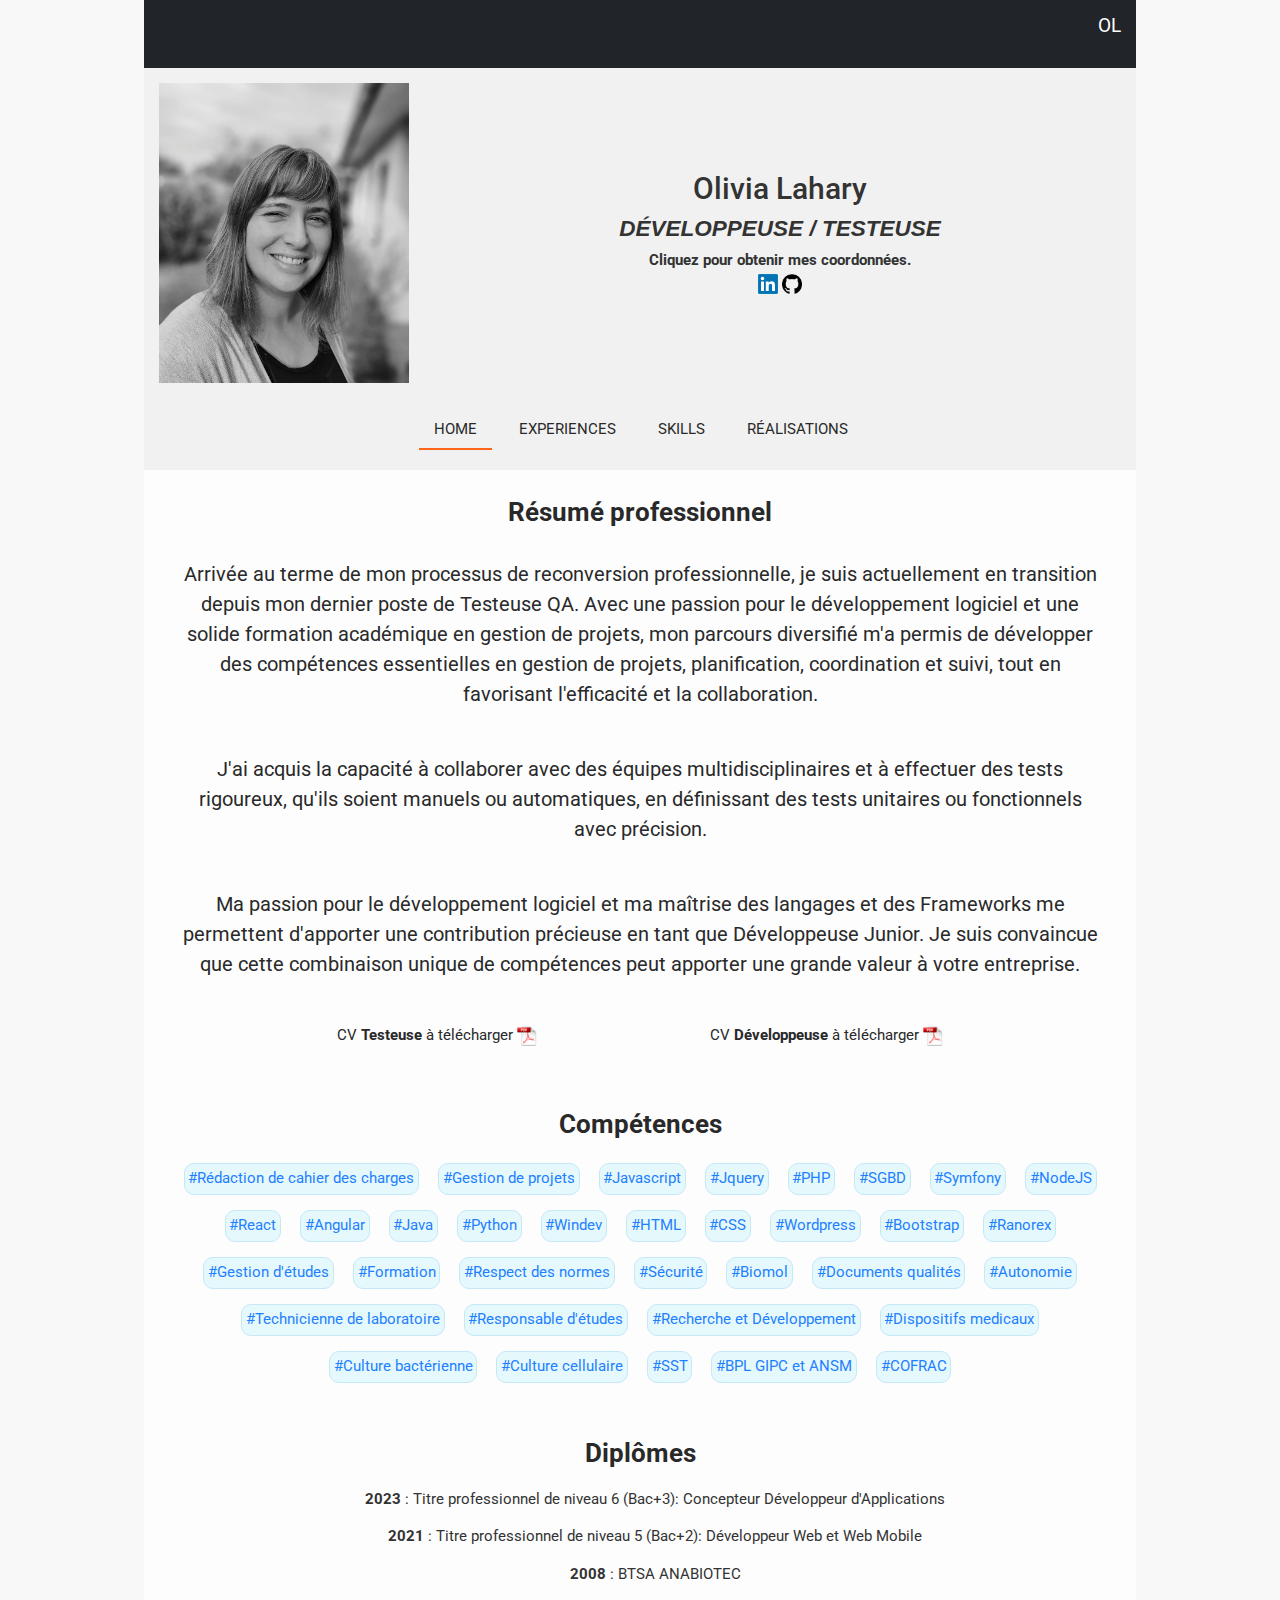
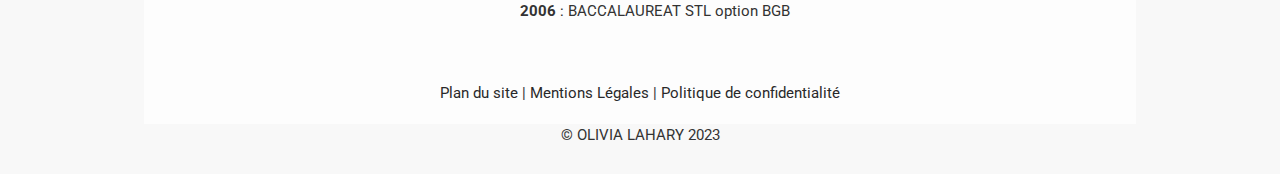
<file: index.html>
<!DOCTYPE html>
<html lang="fr">
<head>
    <meta charset="UTF-8">
    <link rel="stylesheet" href="">
    <meta name="viewport" content="width=device-width, initial-scale=1.0">
    <title>Olivia Lahary</title>
    <link rel="stylesheet" href="css/bootstrap.min.css">
    <link rel="stylesheet" href="css/style.css">
    <link href="https://fonts.googleapis.com/css2?family=Roboto:wght@300;400;700&display=swap" rel="stylesheet">
</head>

<body>
    <body>
        <nav class="navbar navbar-expand-sm-lg-xl navbar-dark bg-dark sticky-top">
            <p class="navbar-brand" href="#"> OL </p>
        </nav>
        <div class="container-header">
            <div class="head d-flex">
                <!--encart du haut nom, prénom... ok-->
                <div class="flex-auto min-width-0 width-fit p-3">
                    <img src="img/photoOL2.jpg" alt="Photo Olivia" class="picture">
                    <!-- <img src="../img/photoOL2medium.jpg" alt="Photo olivia medium" class="mediumPicture">
                    <img src="../img/photoOL2Resized.jpg" alt="Photo mini olivia" class="miniPicture"> -->
                    </div> 
                    <div class="left">
                        <h2>Olivia Lahary</h2> 
                        <h4 class="status"> Développeuse / Testeuse </h4>
                        <!--contact-->
                        <!-- réalisation d'un toggle  -->
                        <div id="flip"><strong> Cliquez pour obtenir mes coordonnées.</strong></div>
                        <div id="panel">
                            <p>contact: <a href="mailto:olivia@lahary.net">olivia@lahary.net</a></p>
                            <!--telephone-->
                            <svg xmlns="http://www.w3.org/2000/svg" width="16" height="16" fill="currentColor" class="bi bi-phone" viewBox="0 0 16 16">
                                <path d="M11 1a1 1 0 0 1 1 1v12a1 1 0 0 1-1 1H5a1 1 0 0 1-1-1V2a1 1 0 0 1 1-1h6zM5 0a2 2 0 0 0-2 2v12a2 2 0 0 0 2 2h6a2 2 0 0 0 2-2V2a2 2 0 0 0-2-2H5z"/>
                                <path d="M8 14a1 1 0 1 0 0-2 1 1 0 0 0 0 2z"/></svg>06.65.61.70.73</p>
                        </div>
                        <!--réseaux-->
                        <!--linkedin-->
                        <a class="reseaux" target="__blank" href="https://www.linkedin.com/in/olivia-lahary-9292551bb/">
                            <img src="img/LinkedIn_logo.png" alt="logo linkedIn" style="width:20px; height:auto;" >
                        </a>
                        <!--github-->
                        <a target="_blank" href="https://github.com/OliviaLahary">
                            <img src="img/github.png" alt="logo git hub" style="width:20px; height:auto;">
                        </a>
                    </div>  
                </div>
            </div>
            <div class="container-header"> 
                <nav class="navbar navbar-middle">
                    <div>
                        <ul class="menu">
                            <li class="menuList"><a class="nav-link mt-2 mb-2 active" href="index.html">Home</a></li>
                            <li class="menuList"><a class="nav-link mt-2 mb-2" href="pages/experience.html">Experiences</a></li>
                            <li class="menuList"><a class="nav-link mt-2 mb-2" href="pages/skills.html">Skills</a></li>
                            <li class="menuList"><a class="nav-link mt-2 mb-2" href="pages/réalisations.html">Réalisations </a></li>
                        </ul>
                    </div> 
                </nav>
            </div>

    <div class="container">
        <h3 class="nav-link  title" href="#"> Résumé professionnel </h3>

            <p class="resume"> Arrivée au terme de mon processus de reconversion professionnelle, je suis actuellement en transition depuis mon dernier poste de Testeuse QA. Avec une passion pour le développement logiciel et une solide formation académique en gestion de projets, mon parcours diversifié m'a permis de développer des compétences essentielles en gestion de projets, planification, coordination et suivi, tout en favorisant l'efficacité et la collaboration. </p>
            <p class="resume"> J'ai acquis la capacité à collaborer avec des équipes multidisciplinaires et à effectuer des tests rigoureux, qu'ils soient manuels ou automatiques, en définissant des tests unitaires ou fonctionnels avec précision. </p>
            <p class="resume">Ma passion pour le développement logiciel et ma maîtrise des langages et des Frameworks me permettent d'apporter une contribution précieuse en tant que Développeuse Junior. Je suis convaincue que cette combinaison unique de compétences peut apporter une grande valeur à votre entreprise.</p>  

            <div class="card-body">
            <a href="img/CVOliviaLAHARY2023Testeuse.pdf" class="card-link telechargement" target="_blank">CV <b> Testeuse </b> à télécharger <img src="img/pdf_reseized.png" alt="logo pdf"></a>
            <a href="img/CVOliviaLAHARY2023Developpeuse.pdf" class="card-link telechargement" target="_blank">CV <b> Développeuse </b> à télécharger <img src="img/pdf_reseized.png" alt="logo pdf"></a>
            <!--<a href="img/CVOliviaLAHARY2023CheffeDeProjet.pdf" class="card-link telechargement" target="_blank">CV <b> Cheffe de projet  </b> à télécharger <img src="img/pdf_reseized.png" alt="logo pdf"></a>-->
            </div>
        </div>
        
    </div> 

    

<!--Bloc compétences -->
    <div class="container"> 
        <h3 class="nav-link  title" href="#">Compétences</h3>
        <div>
            <a href="pages/experience.html#ancre1.9" id="ancre19" class="button m-2 p-1 nav-link link" >#Rédaction de cahier des charges </a>
            <a href="pages/experience.html#ancre1.8" id="ancre18" class="button m-2 p-1 nav-link link" >#Gestion de projets</a>
                        
            <a href="pages/skills.html#ancre2.4" id="ancre24" class="button m-2 p-1 nav-link link" >#Javascript</a>
            <a href="pages/skills.html#ancre2.5" id="ancre25" class="button m-2 p-1 nav-link link" >#Jquery</a>
            <a href="pages/skills.html#ancre2.6" id="ancre26" class="button m-2 p-1 nav-link link" >#PHP</a>
            <a href="pages/skills.html#ancre2.7" id="ancre27" class="button m-2 p-1 nav-link link" >#SGBD</a>
            <a href="pages/skills.html#ancre2.8" id="ancre28" class="button m-2 p-1 nav-link link" >#Symfony</a>
            <a href="pages/skills.html#ancre2.9" id="ancre29" class="button m-2 p-1 nav-link link" >#NodeJS</a>
            <a href="pages/skills.html#ancre3.0" id="ancre30" class="button m-2 p-1 nav-link link" >#React</a>
            <a href="pages/skills.html#ancre3.1" id="ancre31" class="button m-2 p-1 nav-link link" >#Angular</a>
            <a href="pages/skills.html#ancre3.2" id="ancre32" class="button m-2 p-1 nav-link link" >#Java</a>
            <a href="pages/skills.html#ancre3.3" id="ancre33" class="button m-2 p-1 nav-link link" >#Python</a>
            <a href="pages/skills.html#ancre3.4" id="ancre34" class="button m-2 p-1 nav-link link" >#Windev</a>
            <a href="pages/skills.html#ancre2.0" id="ancre20" class="button m-2 p-1 nav-link link" >#HTML</a>
            <a href="pages/skills.html#ancre2.1" id="ancre21" class="button m-2 p-1 nav-link link" >#CSS</a>
            <a href="pages/skills.html#ancre2.2" id="ancre22" class="button m-2 p-1 nav-link link" >#Wordpress</a>
            <a href="pages/skills.html#ancre2.3" id="ancre23" class="button m-2 p-1 nav-link link" >#Bootstrap</a>
            <a href="pages/skills.html#ancre3.5" id="ancre35" class="button m-2 p-1 nav-link link" >#Ranorex</a>   
            
            <a href="pages/experience.html#ancre1.0" id="ancre10" class="button m-2 p-1 nav-link link" >#Gestion d'études</a>
            <a href="pages/experience.html#ancre1.1" id="ancre11" class="button m-2 p-1 nav-link link" >#Formation</a>
            <a href="pages/experience.html#ancre1.2" id="ancre12" class="button m-2 p-1 nav-link link" >#Respect des normes</a>
            <a href="pages/experience.html#ancre1.3" id="ancre13" class="button m-2 p-1 nav-link link" >#Sécurité</a>
            <a href="pages/experience.html#ancre1.4" id="ancre14" class="button m-2 p-1 nav-link link" >#Biomol</a> 
            <a href="pages/experience.html#ancre1.5" id="ancre15" class="button m-2 p-1 nav-link link" >#Documents qualités</a>
            <a href="pages/experience.html#ancre1.6" id="ancre16" class="button m-2 p-1 nav-link link" >#Autonomie</a>
            <a href="pages/experience.html#ancre0.1" id="ancre1" class="button m-2 p-1 nav-link link" >#Technicienne de laboratoire</a>
            <a href="pages/experience.html#ancre0.2" id="ancre2" class="button m-2 p-1 nav-link link" >#Responsable d'études</a>
            <a href="pages/experience.html#ancre0.6" id="ancre6" class="button m-2 p-1 nav-link link">#Recherche et Développement</a>
            <a href="pages/experience.html#ancre0.3" id="ancre3" class="button m-2 p-1 nav-link link" >#Dispositifs medicaux</a>    
            <a href="pages/experience.html#ancre0.4" id="ancre4" class="button m-2 p-1 nav-link link" >#Culture bactérienne</a>
            <a href="pages/experience.html#ancre0.5" id="ancre5" class="button m-2 p-1 nav-link link" >#Culture cellulaire</a>

            <a href="pages/experience.html#ancre1.7" id="ancre17" class="button m-2 p-1 nav-link link" >#SST</a>
            <a href="pages/experience.html#ancre0.7" id="ancre7" class="button m-2 p-1 nav-link link" >#BPL GIPC et ANSM</a>
            <a href="pages/experience.html#ancre0.8" id="ancre8" class="button m-2 p-1 nav-link link" >#COFRAC</a>
                     
            
        </div>
    </div> 
            
    <div class="container">
        <h3 class="nav-link  title" href="#">Diplômes</h3>
        <div class="block1">
            <ul>
                <li class="m-2 p-1"> <b> 2023 </b> : Titre professionnel de niveau 6 (Bac+3): Concepteur Développeur d'Applications </li>
                <li class="m-2 p-1"> <b> 2021 </b> : Titre professionnel de niveau 5 (Bac+2): Développeur Web et Web Mobile</li>
                <li class="m-2 p-1"> <b> 2008 </b> : BTSA ANABIOTEC</li>
                <li class="m-2 p-1"> <b> 2006 </b> : BACCALAUREAT STL option BGB</li>
            </ul>
        </div>                       
    </div>  
    

<!-- Ajout d'une fleche de retour vers le haut -->
    <div id="divDuHaut">
        <a href="#" style="display: block; position: fixed; bottom: 15px; right: 70px;">
            <img src="img/sc1.png" alt="fleche" id="sc1">
        </a>
    </div>

    <footer>
        <div class="container"> 
            <a class="lienInternet"  href="pages/PlanDuSite.html"> Plan du site </a>  | <a class="lienInternet" href="pages/mentionsLegales.html"> Mentions Légales </a> | <a class="lienInternet"  href="pages/politiqueDeConfidentialite.html"> Politique de confidentialité </a></div>
        <div class="footer"> &copy; OLIVIA LAHARY 2023 </div>
    </footer>

<script>
    document.getElementById('retour').addEventListener('click', function() {
    window.location.href = 'index.html';
  });
</script>    

<!-- on met les bibliotheques bootstrap et jQuery en fin de page -->
<script src="js/jquery-3.5.1.min.js"></script>
<script src="js/scriptCV.js"></script>
<script src="css/bootstrap.min.js"></script> 

</body>
</html>
</file>
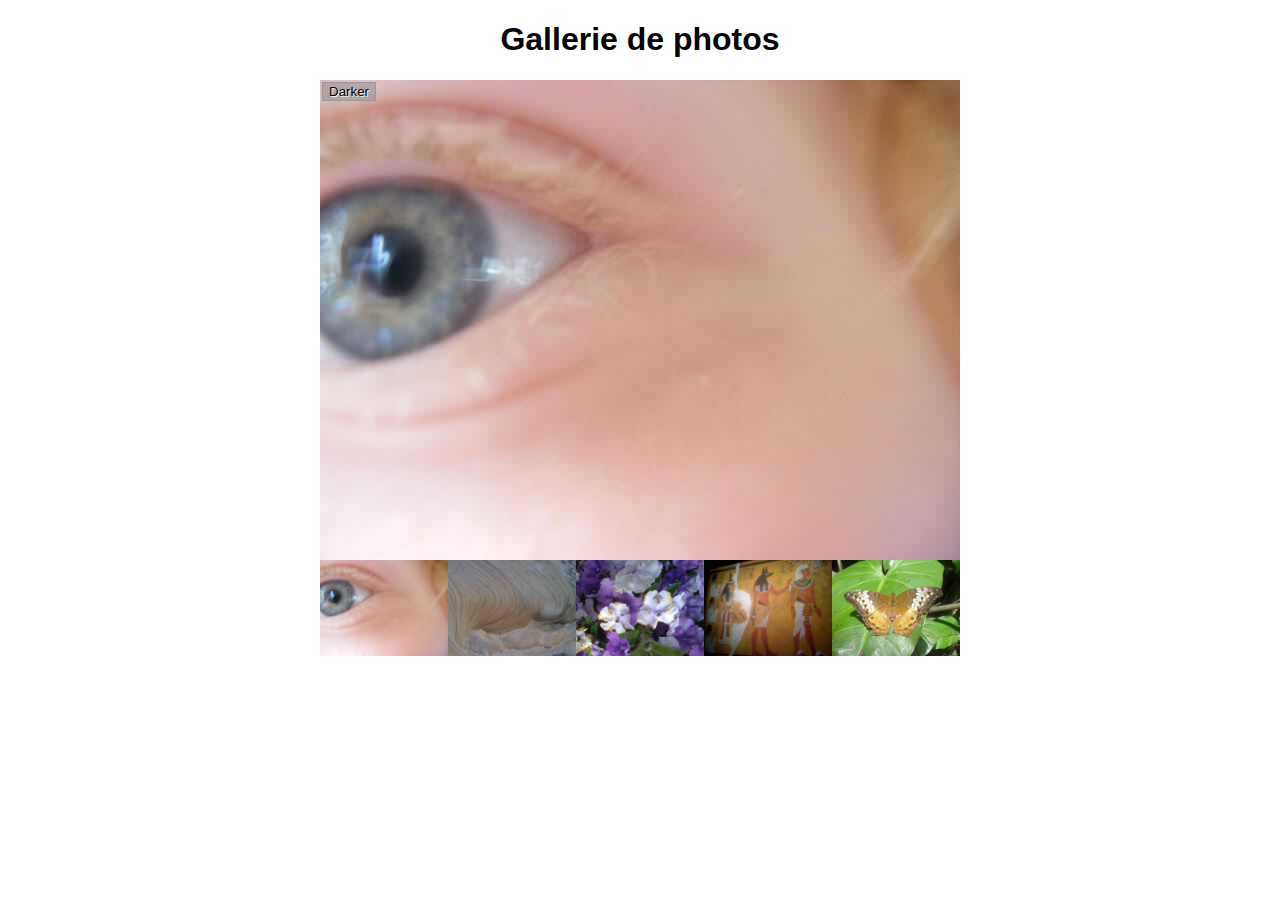
<file: realisations/galeriePhoto/index.html>
<!DOCTYPE html>
<html>
  <head>
    <meta charset="utf-8">

    <title>Image gallery</title>

    <link rel="stylesheet" href="style.css">
    
  </head>

  <body>
    <h1>Gallerie de photos </h1>

    <div class="full-img">
      <img class="displayed-img" src="images/pic1.jpg">
      <div class="overlay"></div>
      <button class="dark">Darker</button>
    </div>

    <div class="thumb-bar" onclick="">

    </div>
    <script src="main.js"></script>
  </body>
</html>
</file>
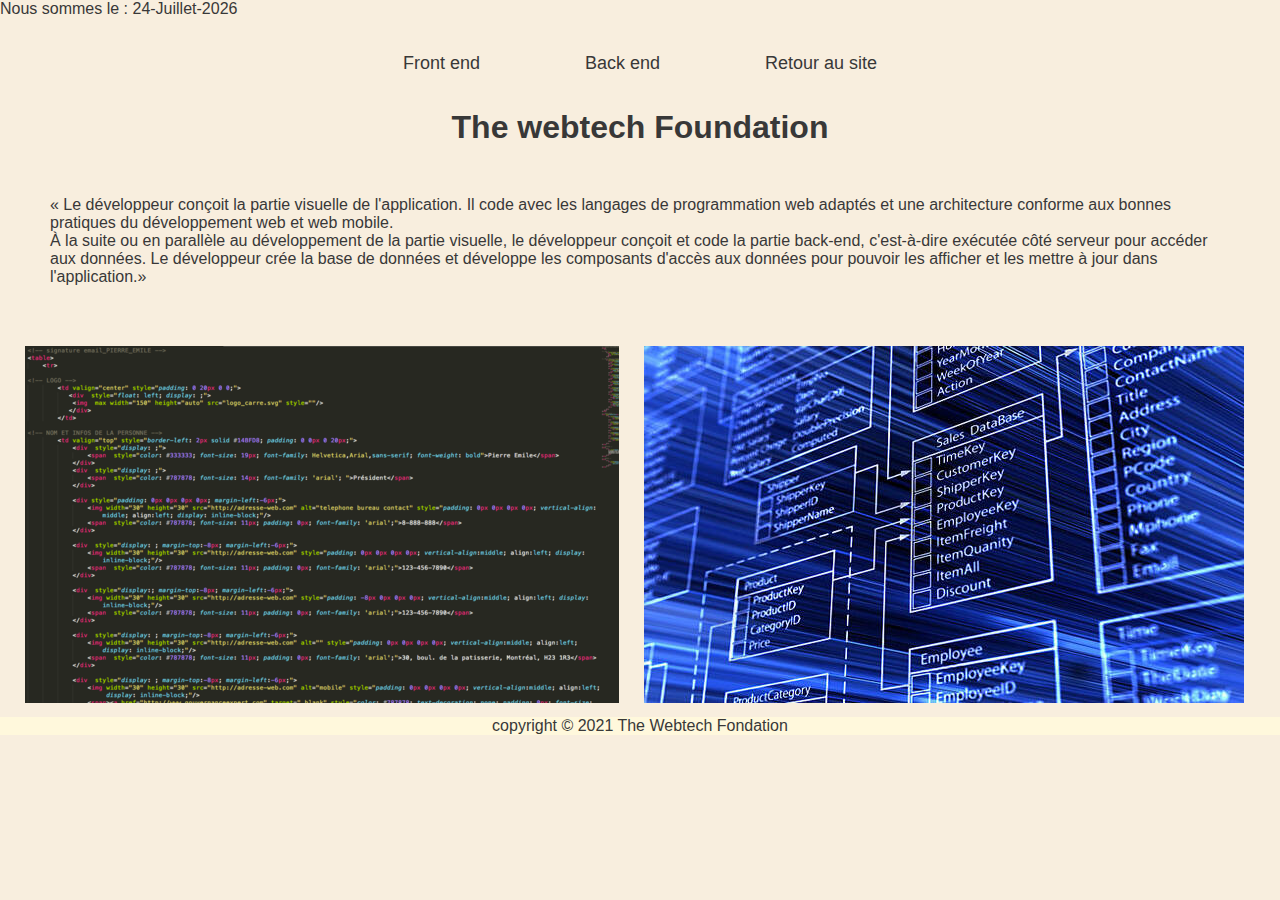
<file: realisations/the_webtech_fondation/index.html>
<!DOCTYPE html>
<html lang="fr">
<head>
    <meta charset="UTF-8">
    <meta http-equiv="X-UA-Compatible" content="IE=edge">
    <meta name="viewport" content="width=device-width, initial-scale=1.0">
    <link rel="stylesheet" href="css/style.css">
    <link href="https://fonts.googleapis.com/css2?family=Akaya+Telivigala&display=swap" rel="stylesheet">
    <title>The webtech Fondation</title>
</head>
<body>
    <script src="css/script.js"></script>
    <nav class="nav-top">
        <ul class="nav-bar">
            <li class=""> <a href="pages/frontEnd.html">Front end</a></li>
            <li class=""> <a href="pages/backEnd.html"> Back end</a></li>
            <li class=""> <a href="../index.html"> Retour au site</a></li>
            
        </ul>
    </nav>
    <div id="affichageDate"></div>
    <h1>The webtech Foundation</h1>
    <div class="text div1">
    <p> « Le développeur conçoit la partie visuelle de l'application. Il code avec les langages de programmation web adaptés et une architecture conforme aux bonnes pratiques du développement web et web mobile.</p>
    <p>À la suite ou en parallèle au développement de la partie visuelle, le développeur conçoit et code la partie back-end, c'est-à-dire exécutée côté serveur pour accéder aux données. Le développeur crée la base de données et développe les composants d'accès aux données pour pouvoir les afficher et les mettre à jour dans l'application.» </p>
    </div>  

    <!--image 1 front-->
    <div class="img img1">   
        <a href="frontEnd.html"><img src="img/image-front-reseized.png" alt="image d'un code html"></a>
    </div>

    <!--Image 2 back-->
    <div class="img img2">
        <a href="backEnd.html"><img src="img/back-end-reseized.jpg" alt="image d'une base de bonnée"></a>
    </div>

    <footer>
        copyright  &copy 2021 The Webtech Fondation
    </footer>
</body>
</html>
</file>
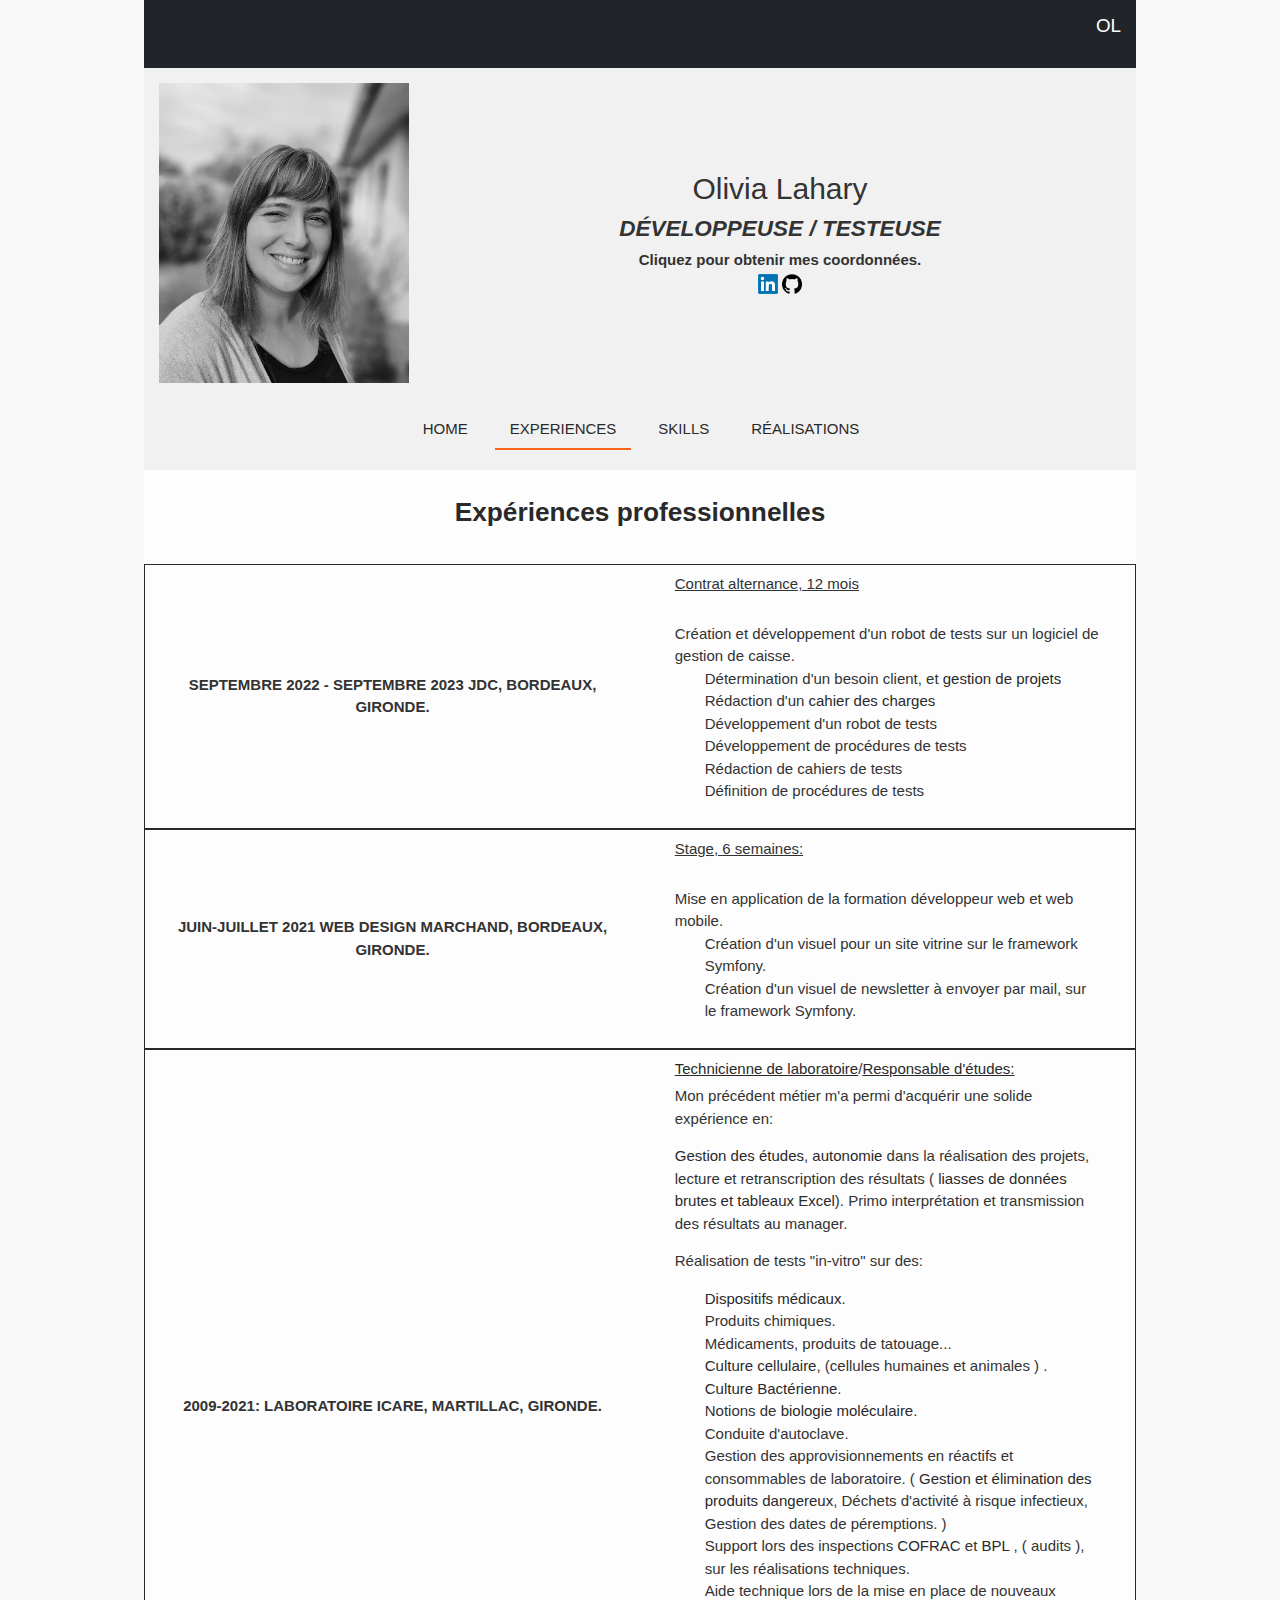
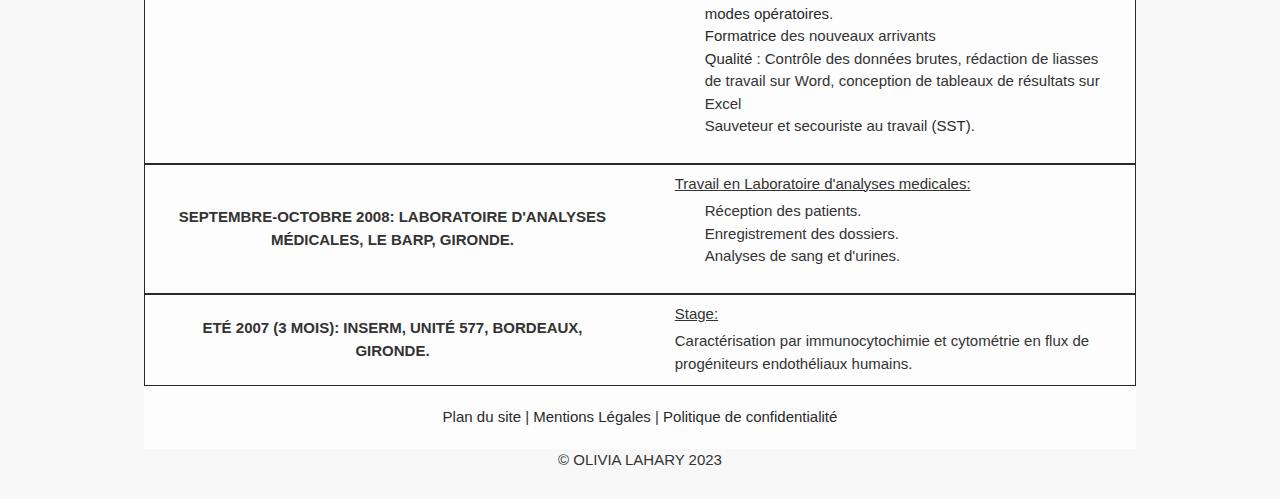
<file: pages/experience.html>
<!DOCTYPE html>
<html lang="fr">
<head>
    <meta charset="UTF-8">
    <link rel="stylesheet" href="">
    <meta name="viewport" content="width=device-width, initial-scale=1.0">
    <title> Expérience </title>
    <link rel="stylesheet" href="../css/bootstrap.min.css">
    <link rel="stylesheet" href="../css/style.css">
</head>
<body>
    <nav class="navbar navbar-expand-sm-lg-xl navbar-dark bg-dark sticky-top">
        <p class="navbar-brand" href="#"> OL </p>
    </nav>
    <div class="container-header">
        <div class="head d-flex">
            <!--encart du haut nom, prénom... ok-->
            <div class="flex-auto min-width-0 width-fit p-3">
                <img src="../img/photoOL2.jpg" alt="Photo Olivia" class="picture">
                <!-- <img src="../img/photoOL2medium.jpg" alt="Photo olivia medium" class="mediumPicture">
                <img src="../img/photoOL2Resized.jpg" alt="Photo mini olivia" class="miniPicture"> -->
                </div> 
                <div class="left">
                    <h2>Olivia Lahary</h2> 
                    <h4 class="status"> Développeuse / Testeuse </h4>
                    <!--contact-->
                    <!-- réalisation d'un toggle  -->
                    <div id="flip"><strong> Cliquez pour obtenir mes coordonnées.</strong></div>
                    <div id="panel">
                        <p>contact: <a href="mailto:olivia@lahary.net">olivia@lahary.net</a></p>
                        <!--telephone-->
                        <svg xmlns="http://www.w3.org/2000/svg" width="16" height="16" fill="currentColor" class="bi bi-phone" viewBox="0 0 16 16">
                            <path d="M11 1a1 1 0 0 1 1 1v12a1 1 0 0 1-1 1H5a1 1 0 0 1-1-1V2a1 1 0 0 1 1-1h6zM5 0a2 2 0 0 0-2 2v12a2 2 0 0 0 2 2h6a2 2 0 0 0 2-2V2a2 2 0 0 0-2-2H5z"/>
                            <path d="M8 14a1 1 0 1 0 0-2 1 1 0 0 0 0 2z"/></svg>06.65.61.70.73</p>
                    </div>
                    <!--réseaux-->
                    <!--linkedin-->
                    <a class="reseaux" target="__blank" href="https://www.linkedin.com/in/olivia-lahary-9292551bb/">
                        <img src="../img/LinkedIn_logo.png" alt="logo linkedIn" style="width:20px; height:auto;" >
                    </a>
                    <!--github-->
                    <a target="_blank" href="https://github.com/OliviaLahary">
                        <img src="../img/github.png" alt="logo git hub" style="width:20px; height:auto;">
                    </a>
                </div>  
            </div>
        </div>
        <div class="container-header"> 
            <nav class="navbar navbar-middle">
                <div>
                    <ul class="menu">
                        <li class="menuList"><a class="nav-link mt-2 mb-2" href="../index.html">Home</a></li>
                        <li class="menuList"><a class="nav-link mt-2 mb-2 active" href="experience.html">Experiences</a></li>
                        <li class="menuList"><a class="nav-link mt-2 mb-2" href="skills.html">Skills</a></li>
                        <li class="menuList"><a class="nav-link mt-2 mb-2" href="réalisations.html">Réalisations </a></li>
                    </ul>
                </div> 
            </nav>
        </div>
        <!--corps du texte des expériences pro essayer de mettre le curseur sur le mot mis en avance-->
        <div class="container">
            <h3 class="nav-link  title">Expériences professionnelles  </h3>
        </div>
        <div class="experiences">
            <div class="colLeft"> Septembre 2022 - Septembre 2023 JDC, Bordeaux, Gironde.</div>
            <div class="colRight"> 
                <h6 class="text-decoration-underline">Contrat alternance, 12 mois </h6>
                <br> Création et développement d'un robot de tests sur un logiciel de gestion de caisse. 
                    <ul>
                        <li> Détermination d'un besoin client, et <a href="../index.html#ancre18" id="ancre1.8" class="link-exp">gestion de projets</a> </li>
                        <li> Rédaction d'un <a href="../index.html#ancre19" id="ancre1.9" class="link-exp">cahier des charges</a> </li>
                        <li> Développement d'un robot de tests </li>
                        <li> Développement de procédures de tests </li>
                        <li> Rédaction de cahiers de tests</li>
                        <li> Définition de procédures de tests </li>
                    </ul>
                </div>
        </div>

        <div class="experiences">
            <div class="colLeft">Juin-Juillet 2021 Web Design Marchand, Bordeaux, Gironde.</div>
            <div class="colRight"> 
                <h6 class="text-decoration-underline">Stage, 6 semaines: </h6>
                <br> Mise en application de la formation développeur web et web mobile. 
                    <ul>
                        <li> Création d'un visuel pour un site vitrine sur le framework Symfony.</li>
                        <li> Création d'un visuel de newsletter à envoyer par mail, sur le framework Symfony.</li>
                    </ul>
                </div>
        </div>

        <div class="experiences">
            <div class="colLeft">2009-2021: Laboratoire Icare, Martillac, Gironde.</div>
            <div class="colRight">

                <h6><a href="../index.html#ancre1" id="ancre0.1" class="link-exp text-decoration-underline">Technicienne de  laboratoire</a>/<a href="../index.html#ancre2" id="ancre0.2" class="link-exp text-decoration-underline">Responsable d'études: </a></h6>
                <p>Mon précédent métier m'a permi d'acquérir une solide expérience en: </p>
                
                <a href="../index.html#ancre10" id="ancre1.0" class="link-exp">Gestion des études</a>,
                <a href="../index.html#ancre16" id="ancre1.6" class="link-exp">autonomie</a>
                dans la réalisation des projets, lecture et retranscription des résultats (
                <a href="../index.html#ancre15" id="ancre1.5" class="link-exp">liasses de données brutes et tableaux Excel</a>). Primo interprétation et transmission des résultats au manager.</p>
                
                <p> Réalisation de tests "in-vitro" sur des: 
                    <ul>
                        <li><a href="../index.html#ancre3" id="ancre0.3" class="link-exp">Dispositifs médicaux</a>.</li>
                        <li>Produits chimiques.</li>
                        <li>Médicaments, produits de tatouage...</li>
                        <li><a href="../index.html#ancre5" id="ancre0.5" class="link-exp">Culture cellulaire</a>, (cellules humaines et animales ) . </li>
                        <li><a href="../index.html#ancre4" id="ancre0.4" class="link-exp">Culture Bactérienne.</a></li>
                        <li>Notions de <a href="../index.html#ancre14" id="ancre1.4" class="link-exp">biologie moléculaire</a>.</li>
                        <li>Conduite d'autoclave.</li>
                        <li>Gestion des approvisionnements en réactifs et consommables de laboratoire. (<a href="../index.html#ancre13" id="ancre1.3" class="link-exp"> Gestion et élimination des produits dangereux</a>, Déchets d'activité à risque infectieux, Gestion des dates de péremptions. ) </li>
                        <li>Support lors des inspections <a href="../index.html#ancre8" id="ancre0.8" class="link-exp">COFRAC</a> et <a href="../index.html#ancre7" id="ancre0.7" class="link-exp"> BPL </a>, ( audits ), sur les réalisations techniques.</li>
                        
                        <li>Aide technique lors de la mise en place de nouveaux <a href="../index.html#ancre6" id="ancre0.6" class="link-exp"> modes opératoires</a>.</li>
                        <li><a href="../index.html#ancre11" id="ancre1.1" class="link-exp">Formatrice</a> des nouveaux arrivants </li>
                        <li><a href="../index.html#ancre15" id="ancre1.5" class="link-exp"> Qualité </a>: Contrôle des données brutes, rédaction de liasses de travail sur Word, conception de tableaux de résultats sur Excel </li>
                        <li>Sauveteur et secouriste au travail <a href="../index.html#ancre17" id="ancre1.7"  class="link-exp"> (SST)</a>.</li>
                    </ul>
                </p>
            </div>
        </div>
        <div class="experiences">
            <div class="colLeft">Septembre-Octobre 2008: Laboratoire d'analyses médicales, Le Barp, Gironde.</div>
            <div class="colRight "> <h6 class="text-decoration-underline">Travail en Laboratoire d'analyses medicales:</h6> 
                <ul>
                    <li>Réception des patients.</li>
                    <li>Enregistrement des dossiers.</li>
                    <li>Analyses de sang et d'urines.</li>
                </ul></div>
        </div>
        <div class="experiences">
            <div class="colLeft"> Eté 2007 (3 mois): Inserm, unité 577, Bordeaux, Gironde.</div>
            <div class="colRight"> <h6 class="text-decoration-underline"> Stage:</h6> Caractérisation par immunocytochimie et cytométrie en flux de progéniteurs endothéliaux humains. </div>
        </div>           
    </div>
<!-- Ajout d'une fleche de retour vers le haut -->
<div id="divDuTop">
    <a href="#" style="display: block; position: fixed; bottom: 15px; right: 70px;">
        <img src="../img/sc1.png" alt="fleche" id="sc">
    </a>
</div>

<footer>
    <div class="container"> 
        <a class="lienInternet"  href="PlanDuSite.html"> Plan du site </a>  | <a class="lienInternet"  href="mentionsLegales.html"> Mentions Légales </a> | <a class="lienInternet"  href="politiqueDeConfidentialite.html"> Politique de confidentialité </a></div>
    <div class="footer"> &copy; OLIVIA LAHARY 2023 </div>
</footer>

<!--on met les bibliotheques bootstrap et jQuery en fin de page-->
<script src="../js/jquery-3.5.1.min.js"></script>
<script src="../js/scriptCV.js"></script>
<script src="../css/bootstrap.min.js"></script> 
</body>
</html>
</file>
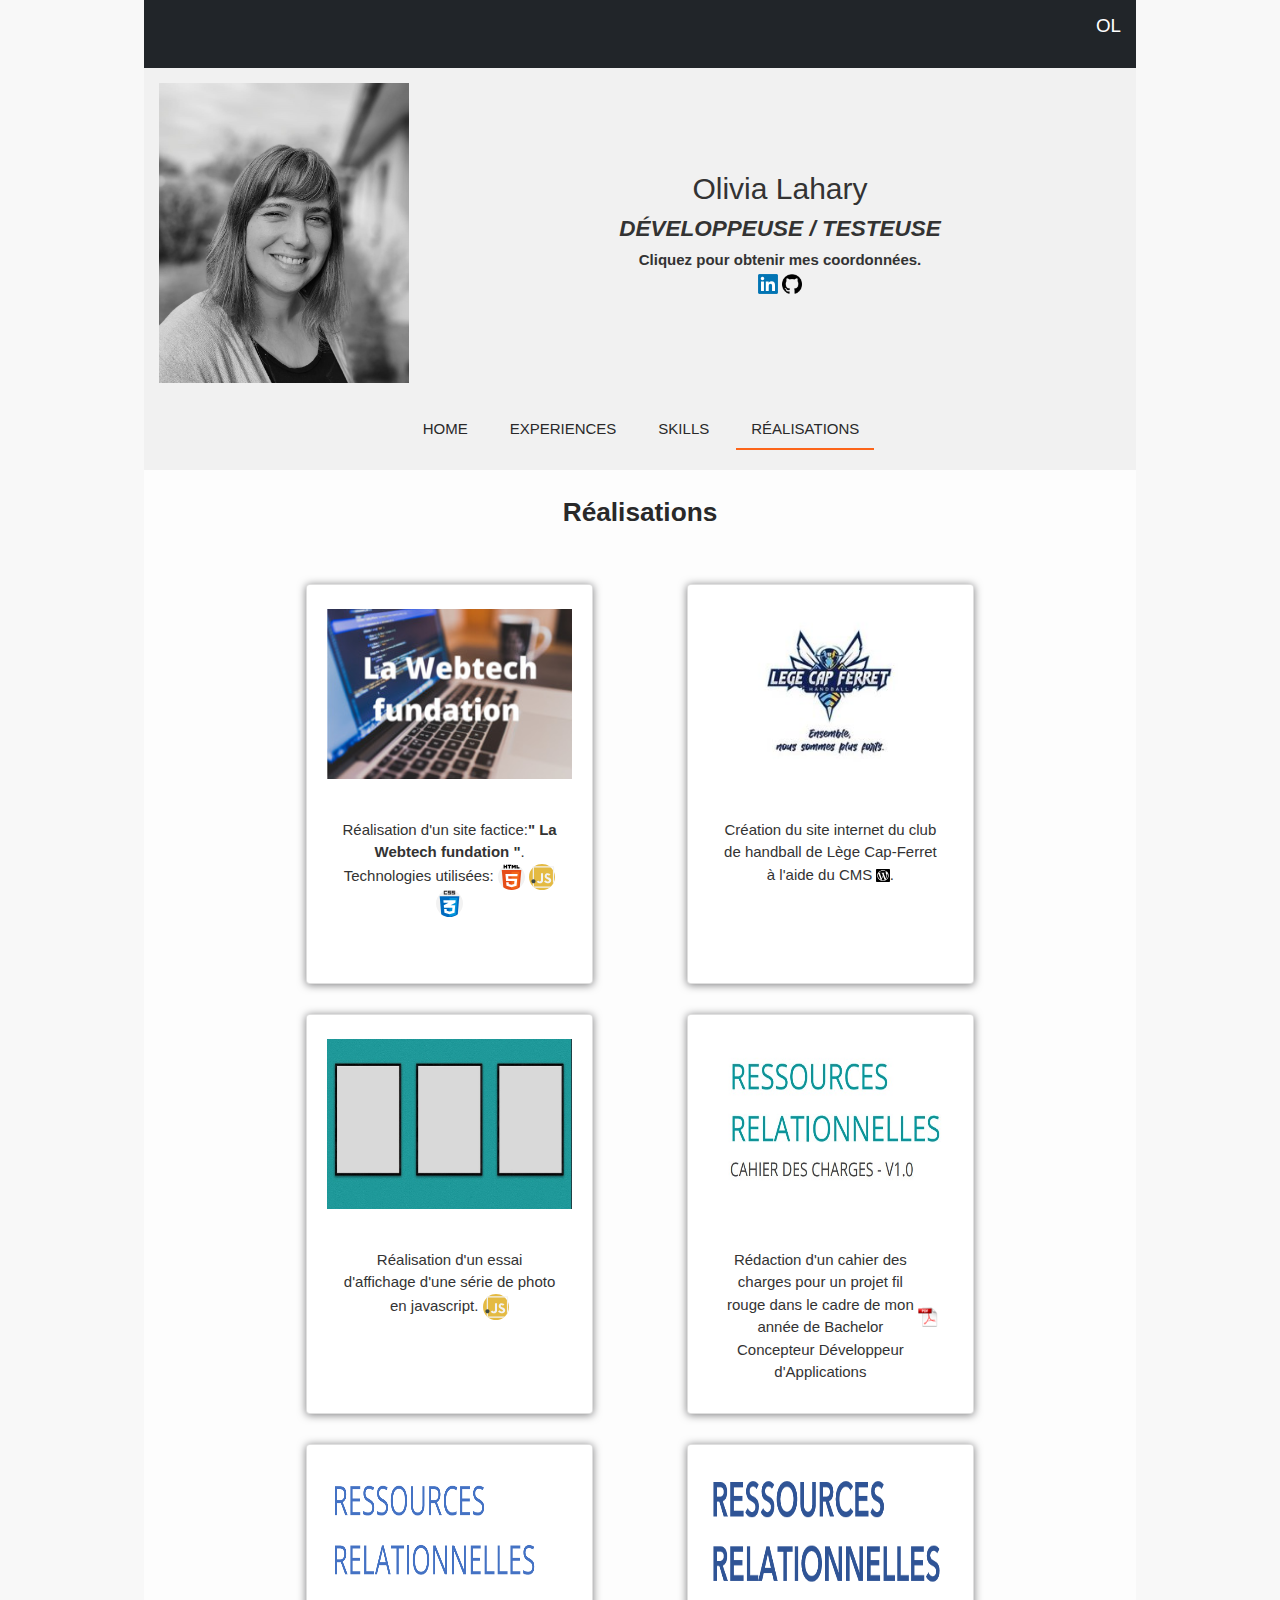
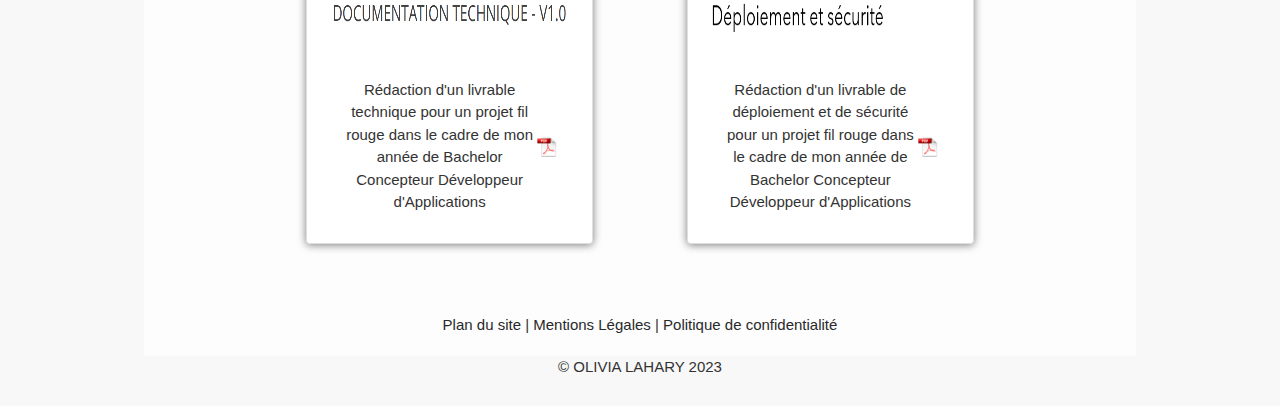
<file: pages/réalisations.html>
<!DOCTYPE html>
<html lang="fr">
<head>
    <meta charset="UTF-8">
    <link rel="stylesheet" href="">
    <meta name="viewport" content="width=device-width, initial-scale=1.0">
    <title> Mes réalisations </title>
    <link rel="stylesheet" href="../css/bootstrap.min.css">
    <link rel="stylesheet" href="../css/style.css">
</head>
<body>
    <nav class="navbar navbar-expand-sm-lg-xl navbar-dark bg-dark sticky-top">
        <p class="navbar-brand" href="#"> OL </p>
    </nav>
    <div class="container-header">
        <div class="head d-flex">
            <!--encart du haut nom, prénom... ok-->
            <div class="flex-auto min-width-0 width-fit p-3">
                <img src="../img/photoOL2.jpg" alt="Photo Olivia" class="picture">
                <!-- <img src="../img/photoOL2medium.jpg" alt="Photo olivia medium" class="mediumPicture">
                <img src="../img/photoOL2Resized.jpg" alt="Photo mini olivia" class="miniPicture"> -->
                </div> 
                <div class="left">
                    <h2>Olivia Lahary</h2> 
                    <h4 class="status"> Développeuse / Testeuse </h4>
                    <!--contact-->
                    <!-- réalisation d'un toggle  -->
                    <div id="flip"><strong> Cliquez pour obtenir mes coordonnées.</strong></div>
                    <div id="panel">
                        <p>contact: <a href="mailto:olivia@lahary.net">olivia@lahary.net</a></p>
                        <!--telephone-->
                        <svg xmlns="http://www.w3.org/2000/svg" width="16" height="16" fill="currentColor" class="bi bi-phone" viewBox="0 0 16 16">
                            <path d="M11 1a1 1 0 0 1 1 1v12a1 1 0 0 1-1 1H5a1 1 0 0 1-1-1V2a1 1 0 0 1 1-1h6zM5 0a2 2 0 0 0-2 2v12a2 2 0 0 0 2 2h6a2 2 0 0 0 2-2V2a2 2 0 0 0-2-2H5z"/>
                            <path d="M8 14a1 1 0 1 0 0-2 1 1 0 0 0 0 2z"/></svg>06.65.61.70.73</p>
                    </div>
                    <!--réseaux-->
                    <!--linkedin-->
                    <a class="reseaux" target="__blank" href="https://www.linkedin.com/in/olivia-lahary-9292551bb/">
                        <img src="../img/LinkedIn_logo.png" alt="logo linkedIn" style="width:20px; height:auto;" >
                    </a>
                    <!--github-->
                    <a target="_blank" href="https://github.com/OliviaLahary">
                        <img src="../img/github.png" alt="logo git hub" style="width:20px; height:auto;">
                    </a>
                </div>  
            </div>
        </div>
        <div class="container-header"> <!--barre de nav sur moi mettre plus à droite -->
            <nav class="navbar navbar-middle">
                <div>
                    <ul class="menu">
                        <li class="menuList"><a class="nav-link mt-2 mb-2" href="../index.html">Home</a></li>
                        <li class="menuList"><a class="nav-link mt-2 mb-2" href="experience.html">Experiences</a></li>
                        <li class="menuList"><a class="nav-link mt-2 mb-2" href="skills.html">Skills</a></li>
                        <li class="menuList"><a class="nav-link mt-2 mb-2 active" href="réalisations.html">Réalisations </a></li>
                    </ul>
                </div> 
            </nav>
        </div>
    </div>
    <div class="container">
        <h3 class="nav-link  title"> Réalisations </h3>
    </div>
    <div class="container">
        <div class="row row-cols-1 row-cols-md-2">
            <div class="col">
                <div class="card" >
                    <div class="card-img-top">
                        <a href="../realisations/the_webtech_fondation/index.html" target="_blank"><img src="../img/laWebtech.jpg" class="img-real" alt="la webtech fundation">
                        </a>
                    </div>
                    <div class="card-body">
                        <p class="card-text">Réalisation d'un site factice:<b>" La Webtech fundation "</b>. <br> Technologies utilisées: <img src="../img/logoHTML5resized.svg" alt="logo HTML5"> <img src="../img/javascriptresized.svg" alt="logo Javascript"> <img src="../img/css3resized.svg" alt="Logo CSS3"> 
                        </p>
                    </div>
                </div>
            </div>
           
            <div class="col">
                <div class="card">
                    <div class="card-img-top">
                        <a href="https://legecapferret-handball.com/" target="_blank"><img class="img-real" src="../img/logoLCFHB-250px250px.jpg" alt="Logo Lège cap ferret handball">
                        </a>   
                    </div> 
                    <div class="card-body">
                        <p class="card-text">Création du site internet du club de handball de Lège Cap-Ferret<br> à l'aide du CMS <img src="../img/logo-wordpress-resized.svg" alt=" logo Wordpress">.</p>
                    </div>
                </div>
            </div>

            <div class="col">
                <div class="card">
                    <div class="card-img-top">
                        <a href="../realisations/galeriePhoto/index.html" target="_blank"><img src="../img/galeriePhotoResized.jpg" class="img-real"  alt="illustration galerie photo">
                        </a>   
                    </div> 
                    <div class="card-body">
                        <p class="card-text"> Réalisation d'un essai d'affichage d'une série de photo en javascript. <img src="../img/javascriptresized.svg" alt="logo Javascript"></p>
                    </div>
                </div>
            </div>

            <div class="col">
                <div class="card">
                    <div class="card-img-top">
                        <a href="../img/cdcRessourcesRelationnelles.pdf" target="_blank"><img src="../img/CDCRR.jpg" class="img-real"  alt="illustration Cahier des charges Resources relationnelles">
                        </a>   
                    </div> 
                    <div class="card-body">
                        <p class="card-text"> Rédaction d'un cahier des charges pour un projet fil rouge dans le cadre de mon année de Bachelor Concepteur Développeur d'Applications </p>
                        

                        <a href="../img/cdcRessourcesRelationnelles.pdf" class=" telechargement" target="_blank"><img src="../img/pdf_reseized.png" alt="logo pdf"></a>
                    </div>
                </div>
            </div>

            <div class="col">
                <div class="card">
                    <div class="card-img-top">
                        <a href="../img/CUBE2-ECRIT.pdf" target="_blank"><img src="../img/docuTechniqueCDA.png" class="img-real"  alt="illustration écrit documentation technique">
                        </a>   
                    </div> 
                    <div class="card-body">
                        <p class="card-text"> Rédaction d'un livrable technique pour un projet fil rouge dans le cadre de mon année de Bachelor Concepteur Développeur d'Applications  </p>

                        <a href="../img/CUBE2-ECRIT.pdf" class=" telechargement" target="_blank"><img src="../img/pdf_reseized.png" alt="logo pdf"></a>
                    </div>
                </div>
            </div>

            <div class="col">
                <div class="card">
                    <div class="card-img-top">
                        <a href="../img/ecrit-Bloc3.pdf" target="_blank"><img src="../img/deploiementEtSecuriteBloc3.png" class="img-real"  alt="illustration écrit documentation technique">
                        </a>   
                    </div> 
                    <div class="card-body">
                        <p class="card-text"> Rédaction d'un livrable de déploiement et de sécurité pour un projet fil rouge dans le cadre de mon année de Bachelor Concepteur Développeur d'Applications  </p>

                        <a href="../img/ecrit-Bloc3.pdf" class=" telechargement" target="_blank"><img src="../img/pdf_reseized.png" alt="logo pdf"></a>
                    </div>
                </div>
            </div>
        </div>
    </div>
    
<!-- Ajout d'une fleche de retour vers le haut -->
    <div id="divDuTop">
        <a href="#" style="display: block; position: fixed; bottom: 15px; right: 70px;"><img src="../img/sc1.png" alt="fleche" id="sc"></a>
    </div>

    <footer>
        <div class="container"> 
            <a class="lienInternet" href="PlanDuSite.html"> Plan du site </a>  | <a class="lienInternet"  href="mentionsLegales.html"> Mentions Légales </a> | <a class="lienInternet"  href="politiqueDeConfidentialite.html"> Politique de confidentialité </a></div>
        <div class="footer"> &copy; OLIVIA LAHARY 2023 </div>
    </footer>

<!--on met les bibliotheques bootstrap et jQuery en fin de page-->
<script src="../js/jquery-3.5.1.min.js"></script>
<script src="../js/scriptCV.js"></script>
<script src="../css/bootstrap.min.js"></script> 
</body>
</html>
</file>
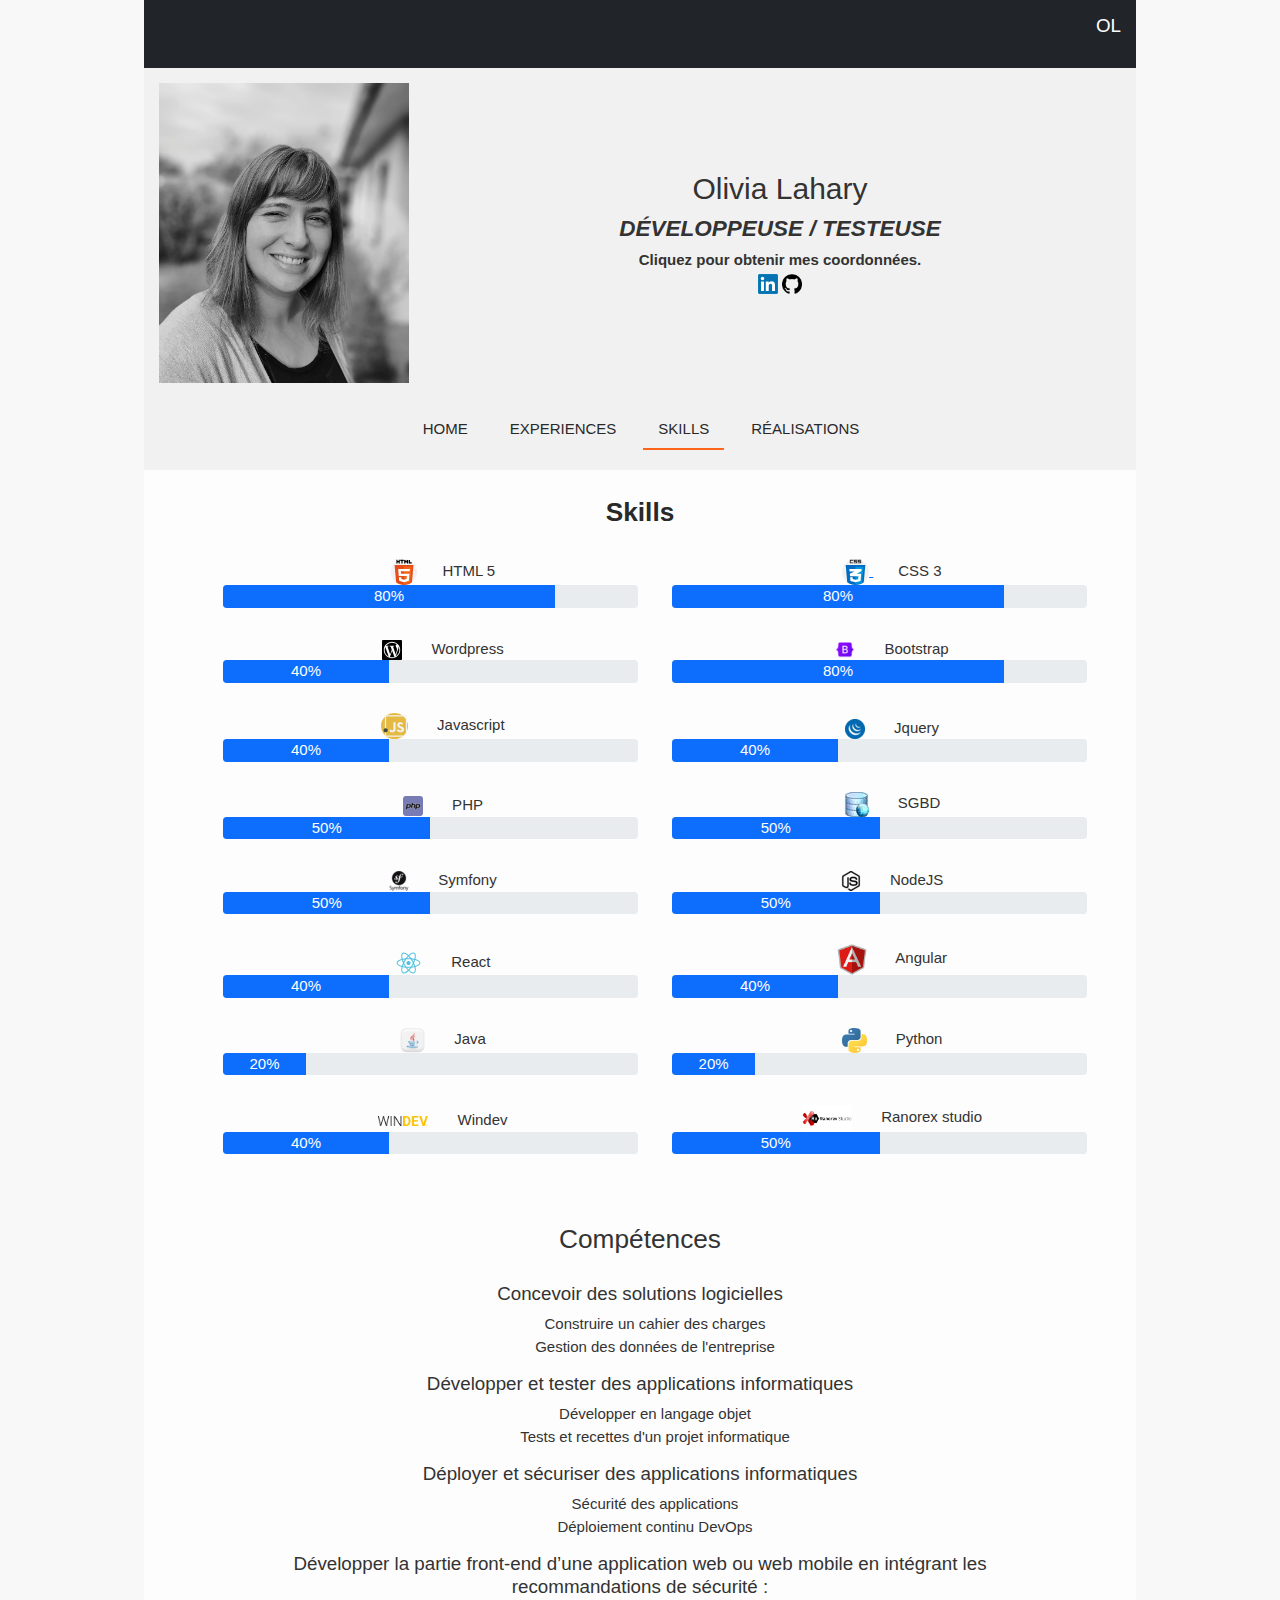
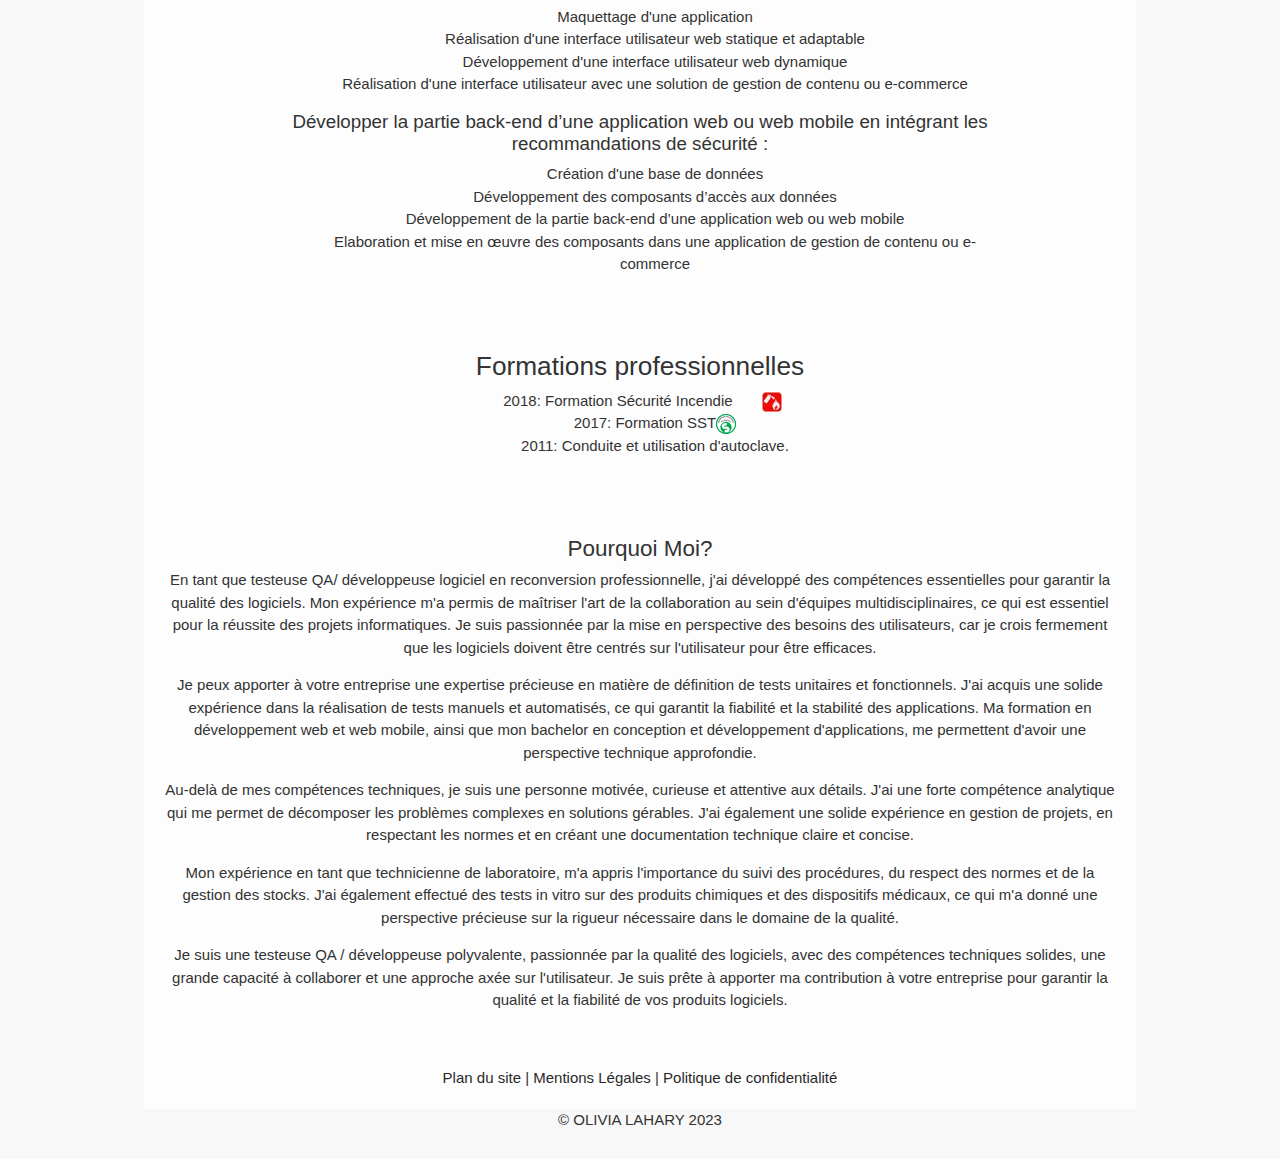
<file: pages/skills.html>
<!DOCTYPE html>
<html lang="fr">
<head>
    <meta charset="UTF-8">
    <link rel="stylesheet" href="">
    <meta name="viewport" content="width=device-width, initial-scale=1.0">
    <title>Skills</title>
    <link rel="stylesheet" href="../css/bootstrap.min.css">
    <link rel="stylesheet" href="../css/style.css">
</head>
<body>
    <nav class="navbar navbar-expand-sm-lg-xl navbar-dark bg-dark sticky-top">
        <p class="navbar-brand" href="#"> OL </p>
    </nav>

<div class="container-header">
    <div class="head d-flex">
        <!--encart du haut nom, prénom... ok-->
        <div class="flex-auto min-width-0 width-fit p-3">
            <img src="../img/photoOL2.jpg" alt="Photo Olivia" class="picture">
            </div> 
            <div class="left">
                <h2>Olivia Lahary</h2> 
                <h4 class="status"> Développeuse / Testeuse </h4>
                <!--contact-->
                <!-- réalisation d'un toggle  -->
                <div id="flip"><strong> Cliquez pour obtenir mes coordonnées.</strong></div>
                <div id="panel">
                    <p>contact: <a href="mailto:olivia@lahary.net">olivia@lahary.net</a></p>
                    <!--telephone-->
                    <svg xmlns="http://www.w3.org/2000/svg" width="16" height="16" fill="currentColor" class="bi bi-phone" viewBox="0 0 16 16">
                        <path d="M11 1a1 1 0 0 1 1 1v12a1 1 0 0 1-1 1H5a1 1 0 0 1-1-1V2a1 1 0 0 1 1-1h6zM5 0a2 2 0 0 0-2 2v12a2 2 0 0 0 2 2h6a2 2 0 0 0 2-2V2a2 2 0 0 0-2-2H5z"/>
                        <path d="M8 14a1 1 0 1 0 0-2 1 1 0 0 0 0 2z"/></svg>06.65.61.70.73</p>
                </div>
                <!--réseaux-->
                <!--linkedin-->
                <a class="reseaux" target="__blank" href="https://www.linkedin.com/in/olivia-lahary-9292551bb/">
                    <img src="../img/LinkedIn_logo.png" alt="logo linkedIn" style="width:20px; height:auto;" >
                </a>
                <!--github-->
                <a target="_blank" href="https://github.com/OliviaLahary">
                    <img src="../img/github.png" alt="logo git hub" style="width:20px; height:auto;">
                </a>
            </div>  
        </div>
    </div>
    <div class="container-header"> <!--barre de nav sur moi mettre plus à droite -->
        <nav class="navbar navbar-middle">
            <div>
                <ul class="menu">
                    <li class="menuList"><a class="nav-link mt-2 mb-2" href="../index.html">Home</a></li>
                    <li class="menuList"><a class="nav-link mt-2 mb-2" href="experience.html">Experiences</a></li>
                    <li class="menuList"><a class="nav-link mt-2 mb-2 active" href="skills.html">Skills</a></li>
                    <li class="menuList"><a class="nav-link mt-2 mb-2" href="réalisations.html">Réalisations </a></li>
                </ul>
            </div> 
        </nav>
    </div>
    <div class="container  ">
        <h3 class="nav-link  title">Skills</h3>
    <!-- mes compétences et savoir etre et centres d'interêts --> 
            <ul>
                <div class="icon-progress">
                    <a href="../index.html#ancre20" id="ancre2.0" class="icon text-decoration-underline"><img src="../img/logoHTML5resized.svg" alt="Logo HTML5"></a>HTML 5 
                    <div class="progress ">
                        <div class="progress-bar skills" role="progressbar" style="width:80%" aria-valuenow="80" aria-valuemin="0" aria-valuemax="100">80%</div>
                    </div>
                </div>
                <div class="icon-progress"> 
                    <a href="../index.html#ancre21" id="ancre2.1" class="icon text-decoration-underline"><img src="../img/css3resized.svg" alt="logo css">
                    </a> CSS 3
                    <div class="progress">
                        <div class="progress-bar skills" role="progressbar" style="width:80%" aria-valuenow="80" aria-valuemin="0" aria-valuemax="100"> 80% </div>
                    </div>
                </div>
                <div class="icon-progress">
                    <a href="../index.html#ancre22" id="ancre2.2" class="icon text-decoration-underline"><img src="../img/logo-word-pressreseized15.svg" alt="Logo Wordpress"></a> Wordpress
                    <div class="progress">
                        <div class="progress-bar skills" role="progressbar" style="width:40%" aria-valuenow="40" aria-valuemin="0" aria-valuemax="100"> 40% </div>
                    </div>
                </div>
                <div class="icon-progress">
                    <a href="../index.html#ancre23" id="ancre2.3" class="icon text-decoration-underline"><img src="../img/bootstrap-logo-shadow-reseized.png" alt="Logo bootstrap"></a> Bootstrap
                    <div class="progress">
                        <div class="progress-bar skills" role="progressbar" style="width: 80%" aria-valuenow="80" aria-valuemin="0" aria-valuemax="100"> 80% </div>
                    </div>
                </div>
                <div class="icon-progress">
                    <a href="../index.html#ancre24" id="ancre2.4" class="icon text-decoration-underline"><img src="../img/javascriptresized.svg" alt="logo JavaScript"></a> Javascript 
                    <div class="progress">
                        <div class="progress-bar skills" role="progressbar" style="width: 40%" aria-valuenow="40" aria-valuemin="0" aria-valuemax="100"> 40% </div>
                    </div>
                </div>
                <div class="icon-progress">
                    <a href="../index.html#ancre25" id="ancre2.5" class="icon text-decoration-underline"><img src="../img/jquery-reseized.png" alt="logo jquery"></a> Jquery 
                    <div class="progress">
                        <div class="progress-bar skills" role="progressbar" style="width: 40%" aria-valuenow="40" aria-valuemin="0" aria-valuemax="100"> 40% </div>
                    </div>
                </div>
                <div class="icon-progress">
                    <a href="../index.html#ancre26" id="ancre2.6" class="icon text-decoration-underline"><img src="../img/php-reseized.png" alt="logo php"></a> PHP 
                    <div class="progress">
                        <div class="progress-bar skills" role="progressbar" style="width: 50%" aria-valuenow="50" aria-valuemin="0" aria-valuemax="100"> 50% </div>
                    </div>
                </div>
                <div class="icon-progress">
                    <a href="../index.html#ancre27" id="ancre2.7" class="icon text-decoration-underline"><img src="../img/logoSGBD.jpeg" alt="logo php"></a> SGBD 
                    <div class="progress">
                        <div class="progress-bar skills" role="progressbar" style="width: 50%" aria-valuenow="50" aria-valuemin="0" aria-valuemax="100"> 50% </div>
                    </div>
                </div>
                <div class="icon-progress">
                    <a href="../index.html#ancre28" id="ancre2.8" class="icon text-decoration-underline"><img src="../img/symfony-reseized.png" alt="Logo symfony"></a> Symfony 
                    <div class="progress">
                        <div class="progress-bar skills" role="progressbar" style="width: 50%" aria-valuenow="50" aria-valuemin="0" aria-valuemax="100"> 50% </div>
                    </div>
                </div>
                <div class="icon-progress">
                    <a href="../index.html#ancre29" id="ancre2.9" class="icon text-decoration-underline"><img src="../img/nodeJS-reseized.png" alt="Logo nodejs"></a> NodeJS
                    <div class="progress">
                        <div class="progress-bar skills" role="progressbar" style="width: 50%" aria-valuenow="50" aria-valuemin="0" aria-valuemax="100"> 50% </div>
                    </div>
                </div>
                <div class="icon-progress">
                    <a href="../index.html#ancre30" id="ancre3.0" class="icon text-decoration-underline"><img src="../img/react-reseized.svg" alt="Logo React"></a> React 
                    <div class="progress">
                        <div class="progress-bar skills" role="progressbar" style="width: 40%" aria-valuenow="40" aria-valuemin="0" aria-valuemax="100"> 40% </div>
                    </div>
                </div>
                <div class="icon-progress">
                    <a href="../index.html#ancre31" id="ancre3.1" class="icon text-decoration-underline"><img src="../img/LogoAngular.png" alt="Logo Angular" width="30px" height="auto"></a> Angular
                    <div class="progress">
                        <div class="progress-bar skills" role="progressbar" style="width: 40%" aria-valuenow="40" aria-valuemin="0" aria-valuemax="100"> 40% </div>
                    </div>
                </div>
                <div class="icon-progress">
                    <a href="../index.html#ancre32" id="ancre3.2" class="icon text-decoration-underline"><img src="../img/iconejavaresized.png" alt="Logo java"></a> Java 
                    <div class="progress">
                        <div class="progress-bar skills" role="progressbar" style="width: 20%" aria-valuenow="20" aria-valuemin="0" aria-valuemax="100"> 20% </div>
                    </div>
                </div>
                <div class="icon-progress">
                    <a href="../index.html#ancre33" id="ancre3.3" class="icon text-decoration-underline"><img src="../img/Python-logo-resize.svg" alt="Logo Python"></a> Python 
                    <div class="progress">
                        <div class="progress-bar skills" role="progressbar" style="width: 20%" aria-valuenow="20" aria-valuemin="0" aria-valuemax="100"> 20% </div>
                    </div>
                </div>
                <div class="icon-progress">
                    <a href="../index.html#ancre34" id="ancre3.4" class="icon text-decoration-underline"><img src="../img/windev.png" width="50px" alt="Logo Python"></a> Windev 
                    <div class="progress">
                        <div class="progress-bar skills" role="progressbar" style="width: 40%" aria-valuenow="40" aria-valuemin="0" aria-valuemax="100"> 40% </div>
                    </div>
                </div>

                <div class="icon-progress">
                    <a href="../index.html#ancre35" id="ancre3.5" class="icon text-decoration-underline"><img src="../img/Ranorex.png" width="50px" alt="Logo Python"></a> Ranorex studio  
                    <div class="progress">
                        <div class="progress-bar skills" role="progressbar" style="width: 50%" aria-valuenow="50" aria-valuemin="0" aria-valuemax="100"> 50% </div>
                    </div>
                </div>


            </ul>
    </div>
    <div class="container">
        <h3>Compétences </h3>

        <div class="container">
            <h5>Concevoir des solutions logicielles </h5>
                <ul>
                    <li> Construire un cahier des charges </li>
                    <li> Gestion des données de l'entreprise </li>
                </ul>
            <h5>Développer et tester des applications informatiques </h5>
                <ul>
                    <li> Développer en langage objet </li>
                    <li> Tests et recettes d'un projet informatique </li>
                </ul>
            
            <h5>Déployer et sécuriser des applications informatiques</h5>
                <ul>
                    <li> Sécurité des applications </li>
                    <li> Déploiement continu DevOps </li>
                </ul>
            
            <h5>Développer la partie front-end d’une application web ou web mobile en intégrant les recommandations de sécurité : </h5>
                <ul>
                    <li>Maquettage d'une application</li>
                    <li>Réalisation d'une interface utilisateur web statique et adaptable</li>
                    <li>Développement d'une interface utilisateur web dynamique </li>
                    <li>Réalisation d'une interface utilisateur avec une solution de gestion de contenu ou e-commerce </li>
                </ul>
            <h5>Développer la partie back-end d’une application web ou web mobile en intégrant les recommandations de sécurité :</h5>
                <ul>
                    <li>Création d'une base de données</li>
                    <li>Développement des composants d’accès aux données</li>
                    <li>Développement de la partie back-end d’une application web ou web mobile</li>
                    <li>Elaboration et mise en œuvre des composants dans une application de gestion de contenu ou e-commerce</li>
                </ul>
        </div>
    </div>
    <div class="container">    
        <h3>Formations professionnelles</h3>
        <ul>
            <li>2018: Formation Sécurité Incendie <a href=" #" class="icon"><img src="../img/sécurité-incendie-resized.jpg" alt="Logo securité incendie"></a></li>

            <li>2017: Formation SST<a href="../index.html#ancre1.7" id="ancre17" class="link-exp"><img src="../img/sst (2).png" alt="Logo SST"></a></li>

            <li>2011: Conduite et utilisation d'autoclave.</li>
        </ul><br>                          
    </div>
        
        <div class="container">
            <div id="pourquoi-moi">
                <h4>Pourquoi Moi?</h4>

                <p>En tant que testeuse QA/ développeuse logiciel en reconversion professionnelle, j'ai développé des compétences essentielles pour garantir la qualité des logiciels. Mon expérience m'a permis de maîtriser l'art de la collaboration au sein d'équipes multidisciplinaires, ce qui est essentiel pour la réussite des projets informatiques. Je suis passionnée par la mise en perspective des besoins des utilisateurs, car je crois fermement que les logiciels doivent être centrés sur l'utilisateur pour être efficaces.</p>
                <p>Je peux apporter à votre entreprise une expertise précieuse en matière de définition de tests unitaires et fonctionnels. J'ai acquis une solide expérience dans la réalisation de tests manuels et automatisés, ce qui garantit la fiabilité et la stabilité des applications. Ma formation en développement web et web mobile, ainsi que mon bachelor en conception et développement d'applications, me permettent d'avoir une perspective technique approfondie.</p>
                <p>Au-delà de mes compétences techniques, je suis une personne motivée, curieuse et attentive aux détails. J'ai une forte compétence analytique qui me permet de décomposer les problèmes complexes en solutions gérables. J'ai également une solide expérience en gestion de projets, en respectant les normes et en créant une documentation technique claire et concise.</p>
                <p>Mon expérience en tant que technicienne de laboratoire, m'a appris l'importance du suivi des procédures, du respect des normes et de la gestion des stocks. J'ai également effectué des tests in vitro sur des produits chimiques et des dispositifs médicaux, ce qui m'a donné une perspective précieuse sur la rigueur nécessaire dans le domaine de la qualité.</p>
                <p>Je suis une testeuse QA / développeuse polyvalente, passionnée par la qualité des logiciels, avec des compétences techniques solides, une grande capacité à collaborer et une approche axée sur l'utilisateur. Je suis prête à apporter ma contribution à votre entreprise pour garantir la qualité et la fiabilité de vos produits logiciels.</p>
            </div>
        </div>
    
<!-- Ajout d'une fleche de retour vers le haut -->
<div id="divDuTop">
    <a href="#" style="display: block; position: fixed; bottom: 15px; right: 70px;">
        <img src="../img/sc1.png" alt="fleche" id="sc">
    </a>
</div>
<footer>
    <div class="container"> 
        <a class="lienInternet"  href="PlanDuSite.html"> Plan du site </a>  | <a class="lienInternet" href="mentionsLegales.html"> Mentions Légales </a> | <a class="lienInternet"  href="politiqueDeConfidentialite.html"> Politique de confidentialité </a></div>
    <div class="footer"> &copy; OLIVIA LAHARY 2023 </div>
</footer>

<!--on met les bibliotheques bootstrap et jQuery en fin de page-->
<script src="../js/jquery-3.5.1.min.js"></script>
<script src="../js/scriptCV.js"></script>
<script src="../css/bootstrap.min.js"></script> 
</body>
</html>
</file>
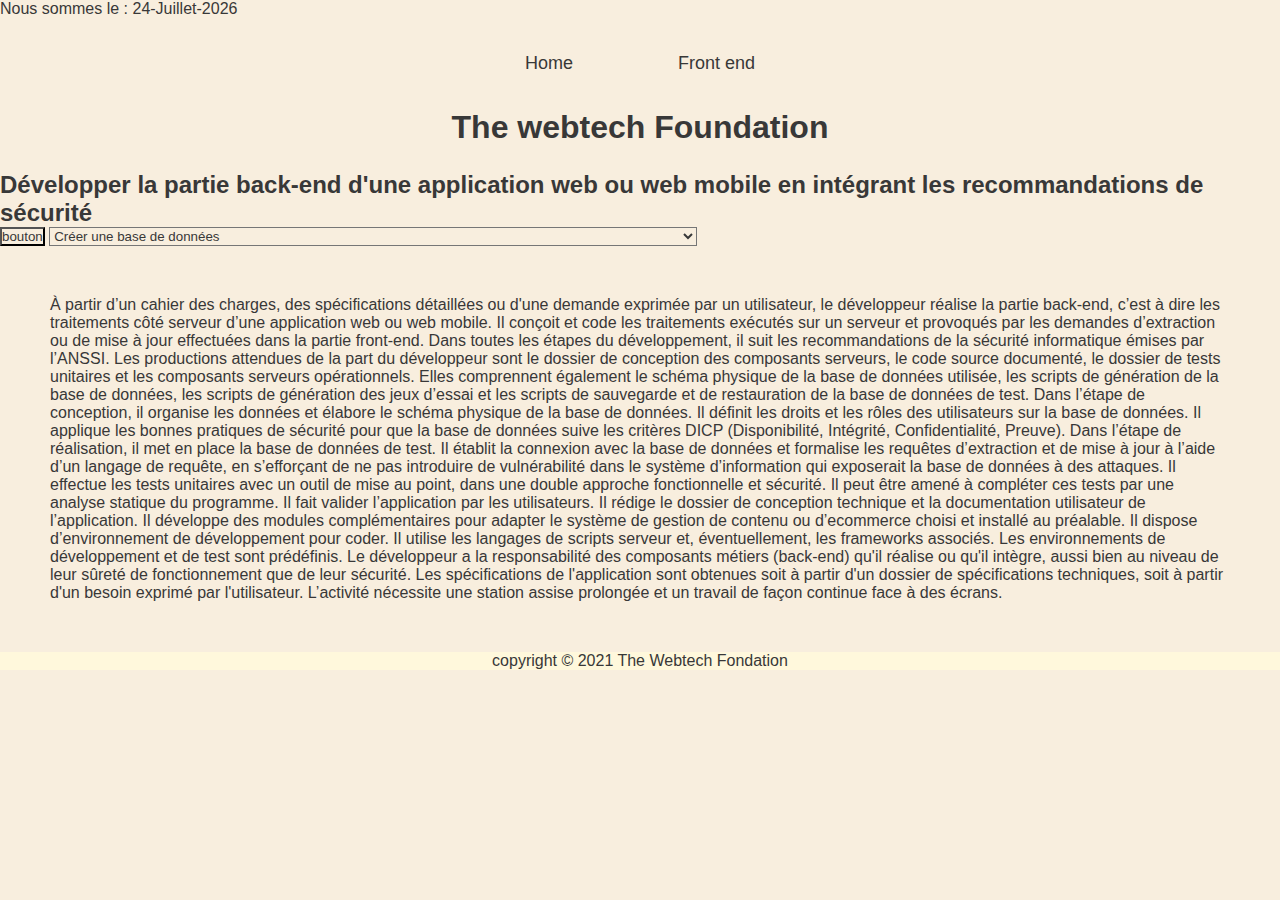
<file: realisations/the_webtech_fondation/pages/backEnd.html>
<!DOCTYPE html>
<html lang="fr">
<head>
    <meta charset="UTF-8">
    <meta http-equiv="X-UA-Compatible" content="IE=edge">
    <meta name="viewport" content="width=device-width, initial-scale=1.0">
    <link rel="stylesheet" href="../css/style.css">
    <title>Back-end</title>    
</head>
<body>
    <script src="../css/script.js"></script>
    <nav class="nav-top">
        <ul class="nav-bar">
            <li class=""> <a href="../index.html"> Home</a></li>
            <li class=""> <a href="frontEnd.html">Front end</a></li>
           
        </ul>
    </nav>
    <div id="affichageDate"></div>

    <h1>The webtech Foundation</h1>

    <h2>Développer la partie back-end d'une application web ou web mobile en intégrant les recommandations de sécurité</h2>
    
    <button onclick="maCompetance();" id="lesCompet">bouton</button>
    <select id="couleurDeFond" onchange="maCompetance();">
        <option value="#">Créer une base de données</option>
        <option value="#">Développer les composants d'accès aux données</option>
        <option value="#">Développer la partie back-end d’une application web ou web mobile</option>
        <option value="#">Elaborer et mettre en œuvre des composants dans une application de gestion de contenu ou e-commerce</option>
    </select>
    <input type="text" style="display:none" class="button" id="lesCompet">
    <div class="text">
        <p> À partir d’un cahier des charges, des spécifications détaillées ou d'une demande exprimée par un
        utilisateur, le développeur réalise la partie back-end, c’est à dire les traitements côté serveur d’une
        application web ou web mobile. Il conçoit et code les traitements exécutés sur un serveur et provoqués par
        les demandes d’extraction ou de mise à jour effectuées dans la partie front-end.
        Dans toutes les étapes du développement, il suit les recommandations de la sécurité informatique émises
        par l’ANSSI.
        Les productions attendues de la part du développeur sont le dossier de conception des composants
        serveurs, le code source documenté, le dossier de tests unitaires et les composants serveurs
        opérationnels. Elles comprennent également le schéma physique de la base de données utilisée, les
        scripts de génération de la base de données, les scripts de génération des jeux d’essai et les scripts de
        sauvegarde et de restauration de la base de données de test.
        Dans l’étape de conception, il organise les données et élabore le schéma physique de la base de données.
        Il définit les droits et les rôles des utilisateurs sur la base de données. Il applique les bonnes pratiques de
        sécurité pour que la base de données suive les critères DICP (Disponibilité, Intégrité,
        Confidentialité, Preuve).
        Dans l’étape de réalisation, il met en place la base de données de test. Il établit la connexion avec la base
        de données et formalise les requêtes d’extraction et de mise à jour à l’aide d’un langage de requête, en
        s’efforçant de ne pas introduire de vulnérabilité dans le système d’information qui exposerait la base de
        données à des attaques.
        Il effectue les tests unitaires avec un outil de mise au point, dans une double approche fonctionnelle et
        sécurité. Il peut être amené à compléter ces tests par une analyse statique du programme.
        Il fait valider l’application par les utilisateurs.
        Il rédige le dossier de conception technique et la documentation utilisateur de l’application.
        Il développe des modules complémentaires pour adapter le système de gestion de contenu ou d’ecommerce choisi et installé au préalable.
        Il dispose d’environnement de développement pour coder. Il utilise les langages de scripts serveur et,
        éventuellement, les frameworks associés. Les environnements de développement et de test sont
        prédéfinis.
        Le développeur a la responsabilité des composants métiers (back-end) qu'il réalise ou qu'il intègre, aussi
        bien au niveau de leur sûreté de fonctionnement que de leur sécurité. Les spécifications de l'application
        sont obtenues soit à partir d'un dossier de spécifications techniques, soit à partir d'un besoin exprimé par
        l'utilisateur.
        L’activité nécessite une station assise prolongée et un travail de façon continue face à des écrans.</p>
    </div>
<footer>
    copyright  &copy 2021 The Webtech Fondation
</footer>

</body>
</html>
</file>
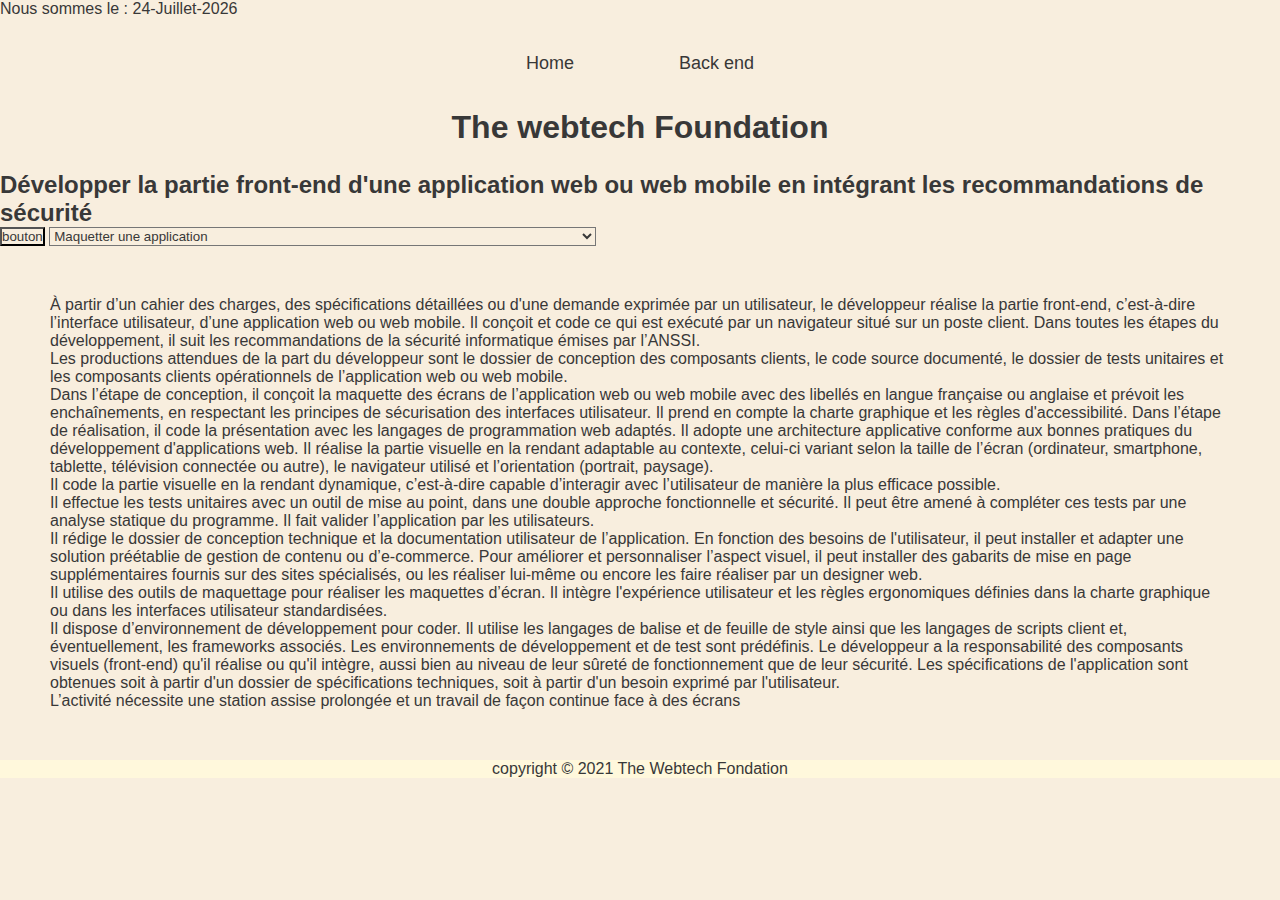
<file: realisations/the_webtech_fondation/pages/frontEnd.html>
<!DOCTYPE html>
<html lang="fr">
<head>
    <meta charset="UTF-8">
    <meta http-equiv="X-UA-Compatible" content="IE=edge">
    <meta name="viewport" content="width=device-width, initial-scale=1.0">
    <link rel="stylesheet" href="../css/style.css">
    <title> Le front-end</title>
</head>
<body>
    <script src="../css/script.js"></script>
    <nav class="nav-top">
        <ul class="nav-bar">
            <li class=""> <a href="../index.html">Home</a></li>
            <li class=""> <a href="backEnd.html"> Back end</a></li>
        </ul>
    </nav>
    <div id="affichageDate"></div>
    <h1>The webtech Foundation</h1>
    <h2>Développer la partie front-end d'une application web ou web mobile en intégrant les recommandations de sécurité</h2>

    <button onclick="maCompetance();" id="lesCompet">bouton</button>
        <select id="couleurDeFond" onchange="maCompetance();">
            <option value="#">Maquetter une application</option>
            <option value="#">Réaliser une interface utilisateur web statique et adaptable</option>
            <option value="#">Développer une interface utilisateur web dynamique</option>
            <option value="#">Réaliser une interface utilisateur avec une solution de gestion de contenu ou ecommerce</option>
        </select>


        <input type="text" style="display:none" class="button" id="lesCompet">

        <div class="text">
            <p>À partir d’un cahier des charges, des spécifications détaillées ou d'une demande exprimée par un
                utilisateur, le développeur réalise la partie front-end, c’est-à-dire l’interface utilisateur, d’une application
                web ou web mobile. Il conçoit et code ce qui est exécuté par un navigateur situé sur un poste client. Dans
                toutes les étapes du développement, il suit les recommandations de la sécurité informatique émises par
                l’ANSSI.</p>
                <p> Les productions attendues de la part du développeur sont le dossier de conception des composants
                clients, le code source documenté, le dossier de tests unitaires et les composants clients opérationnels de
                l’application web ou web mobile.</p>
                <p> Dans l’étape de conception, il conçoit la maquette des écrans de l’application web ou web mobile avec des
                libellés en langue française ou anglaise et prévoit les enchaînements, en respectant les principes de
                sécurisation des interfaces utilisateur. Il prend en compte la charte graphique et les règles d'accessibilité.
                Dans l’étape de réalisation, il code la présentation avec les langages de programmation web adaptés. Il
                adopte une architecture applicative conforme aux bonnes pratiques du développement d'applications web.
                Il réalise la partie visuelle en la rendant adaptable au contexte, celui-ci variant selon la taille de l’écran
                (ordinateur, smartphone, tablette, télévision connectée ou autre), le navigateur utilisé et l’orientation
                (portrait, paysage).</p>
                <p> Il code la partie visuelle en la rendant dynamique, c’est-à-dire capable d’interagir avec l’utilisateur de
                manière la plus efficace possible.</p>
                <p> Il effectue les tests unitaires avec un outil de mise au point, dans une double approche fonctionnelle et
                sécurité. Il peut être amené à compléter ces tests par une analyse statique du programme. Il fait valider
                l’application par les utilisateurs.</p>
                <p> Il rédige le dossier de conception technique et la documentation utilisateur de l’application.
                En fonction des besoins de l'utilisateur, il peut installer et adapter une solution préétablie de gestion de
                contenu ou d’e-commerce. Pour améliorer et personnaliser l’aspect visuel, il peut installer des gabarits de
                mise en page supplémentaires fournis sur des sites spécialisés, ou les réaliser lui-même ou encore les
                faire réaliser par un designer web.</p>
                <p> Il utilise des outils de maquettage pour réaliser les maquettes d’écran.
                Il intègre l'expérience utilisateur et les règles ergonomiques définies dans la charte graphique ou dans les
                interfaces utilisateur standardisées.</p>
                <p> Il dispose d’environnement de développement pour coder. Il utilise les langages de balise et de feuille de
                style ainsi que les langages de scripts client et, éventuellement, les frameworks associés.
                Les environnements de développement et de test sont prédéfinis.
                Le développeur a la responsabilité des composants visuels (front-end) qu'il réalise ou qu'il intègre, aussi
                bien au niveau de leur sûreté de fonctionnement que de leur sécurité. Les spécifications de l'application
                sont obtenues soit à partir d'un dossier de spécifications techniques, soit à partir d'un besoin exprimé par
                l'utilisateur.</p>
                <p> L’activité nécessite une station assise prolongée et un travail de façon continue face à des écrans</p>
        </div>



    <footer>
        copyright  &copy 2021 The Webtech Fondation
     </footer>

   
</body>
</html>
</file>
<file: css/style.css>
*{
    font-family: 'Roboto', sans-serif;
    margin: auto;
    padding: 0;
    box-sizing: border-box; 
    font-size: 15px; 
    /*border: 1px solid black; */
    
}

/* div{
    border: 1px solid black; 
}  */

body{
    font-size: 16px;
    color: #333333;
    text-align: center;
    padding: 0px 20px;
    width: 100%;
    height: 100vh;
    background-color: #f8f8f8;
}

.nav-item{
    color: white;
}
 
.navbar{
    text-align: center;
    width: 80%;
}

#panel{
    padding: 15px;
    display: none;
} 

.status{
    font-weight: 700;
    font-style: oblique;
    font-family: 'Segoe UI', Tahoma, Geneva, Verdana, sans-serif;
    text-transform: uppercase;
}

.reseaux{
    text-decoration: none;
}
.navbar-nav{
    margin-left: 30px;
    padding: 0px;
    width: 100%;
    margin:auto;
    margin-bottom: 10px;
    text-align: center; 
    display: inline;   
}

.navbar-nav ul li{
    display: inline-block;
    width: auto;
    margin: 15px;
}
/* barre de navigation du milieu */
.navbar-middle{
    
    padding-top: 0px;
    position: relative;
    width: 100%;
    text-align: center;
    text-transform: uppercase;
    
}
.navbar-middle ul{
    padding:0;
    margin:0;
    list-style-type:none;
}

.navbar-middle li{
    margin-left:2px;
    float:left;
}
.navbar-middle ul li{
    display:block;
    float:left;   
    width:auto;
    text-decoration:none;
    text-align:center;
    padding:5px;
}

.navbar-middle a{
    color: #29292A;
    cursor: pointer;
}

.navbar-middle a:hover{
    color:#29292A;
    text-decoration:none;
    /* font-size: large; */
    border-bottom:2px solid rgb(177, 175, 174);
}

.active{
    border-bottom: 2px solid rgb(252, 101, 26) 
}

/* Corps du texte */
.container-header{
    display: inline-block;
    width: 80%;
    background-color: #F1F1F1;
    text-align: center;
}


.container{
    display: inline-block;
    width: 80%;
    padding: 20px;
    background-color: #fdfdfd;
    text-align: center;
}

.card-pack{
    display: inline;
    width: auto;
}

.card-index{
    display: inline-block;
    height: auto;
    width: 50%;
    margin: 0px 2.5% 30px;
    box-shadow: 0px 1px 8px #7c7c7e;
    padding: 20px;
}

.card-img-top{
    width: 100%;
    height: 50%;
    display: flex;
}


.card{
    display: inline-block;
    height: 400px;
    margin: 0px 2.5% 30px;
    box-shadow: 0px 1px 8px #7c7c7e;
    padding: 20px;
    width: 80%;
}

.card:hover{
    border: 2px solid #676768;
    box-shadow: 10px 10px 0 0  #bebebe;
}

.card-body{
    display: flex;
    
}

.img-real{
    width: 100%;
    height: 170px;
}

.card-text{
    margin: 20px auto ;
}

.left{
    position: relative;
    width: 75%;
    text-align: center;
}

aside{
    display: inline-block;
    position: relative;
}

.navbar-light{
    background-color:#F9F9F9
}


.Absolute-Center {
    background-color:#F9F9F9;
    color: #29292A;
    display: flex; 
    align-items: center;
    justify-content: center; 
    text-align: center;
    width: auto;
}  


.button{
    border: 1px solid#c4e8f8;
    background-color:#c4e8f8;
    display: inline-block;
    width: auto;
    height: auto;
    border-radius: 10px;  
}

ul{
    list-style-type: none;
}

.telechargement{
    text-decoration: none;
    color:  #29292A;
}

.telechargement:hover{
    color: #29292A;
    
}

.title{
    font-weight: 700;
    color: #29292A;
    text-decoration: none;
}

.title:hover{
    font-weight: 700;
    color: #29292A;
    text-decoration: none;
}
.resume{
    font-weight: 400;
    font-size: 20px;
    color: #29292A;
    text-decoration: none;
    padding: 1rem;

}


/* bkgdcolor bleu tres clair */
.link{
    color: rgb(31, 128, 255) ;
    background-color: rgb(229, 249, 252);
}

.link:hover{
    color:  rgb(31, 128, 255);
    /* text-decoration: underline; */
    /* bkgdcolor bleu un peu plus foncé quand hover */
    background-color: rgb(186, 242, 252);
}

.link-exp{
    color: #29292A;
    text-decoration: none;
}
.link-exp:hover{
    color: #29292A;
    text-decoration: underline;
    
}

.lienInternet{
    text-decoration: none;
    color: #29292A;
}

.lienInternet:hover{
    color: #29292A;
    text-decoration: none;
}

/* page CV */

h1{
    margin: 40px;
}

.experiences{
    display: flex;
    width: 80%;
    border: 1px solid #29292A;
    background-color: #fdfdfd;
}
.colLeft{
    width: 45%;
    text-align: center;
    text-transform: uppercase;
    font-weight: 700;
    
}
.colRight{
    width: 45%;
    text-align: left; 
    padding: 10px;
}

.footer{
    width: 100%;
    height: 50px;
    background-color: #f8f8f8;
}

/* skills */
.skills{
    margin: unset !important;
}
.nav-icon{
    margin: 16px;
    padding: 5px;
}

.icon{
    margin: 20px;
    padding: 5px;
}

/* .skills  */
.picture{
    display: inline;
    height: 300px;
    width: 250px;
}


.block{
    margin: 30px;
    padding: 30px;
}


.progress{
    height: auto;
}

.icon-progress{
    width: 45%;
    display: inline-block;
    margin: 15px;
    padding: auto;
    
}

.row{
    width: 80%;
    margin-left: auto;
    margin-right: auto;
}

/*plan du site */

.containerPlanDuSite{
    height: 100vh; 
    display: flex;
    flex-direction: column;
    justify-content: center; 
    align-items: center; 
    
}

.centered-list{
    padding: 40px;
    margin: 20px;
}

/* responsive tablettes */

@media (min-width: 600px) and (max-width: 1000px) { 
    body{
        font-size: 16px;
        color: #333333;
        text-align: center;
        padding: 0px 20px;
        width: 100%;
        height: 100vh;
        background-color: #f8f8f8;
    }
    body{
        font-size: 12px;
        color: #333333;
        text-align: center;
        padding: 0px;
        width: 100%;
        
        background-color: #f8f8f8;
    }
    .navbar{
        width: 90%;
        text-align: center;
    }
    .container{
        display: inline-block;
        width: 90%;
        padding: 20px;
        background-color: #fdfdfd;
        text-align: center;
    }
    .container-header{
        display: inline-block;
        width:90%;
        background-color: #F1F1F1;
        text-align: center;
        margin-left: auto;
        margin-right: auto;
    }
    .title{
        font-weight: 600;
        color: #29292A;
        text-decoration: none;
    }
    
    .title:hover{
        font-weight: 600;
        color: #29292A;
        text-decoration: none;
    }

    .resume{
        font-weight: 500;
        font-size: 12px;
        color: #29292A;
        text-decoration: none;
        padding: 1rem;
    
    }

    .img-real{
        width: 100%;
        height: auto;
    }
    .card-index{
        display: inline-block;
        height: auto;
        width: 100%;
        margin: 0px 2.5% 30px;
        box-shadow: 0px 1px 8px #7c7c7e;
        padding: 2px;
    }

    .colLeft{
        width: 25%;
        text-align: center;
        text-transform: uppercase;
        font-weight: 500;
        
    }
    .colRight{
        width: 65%;
        text-align: left; 
        padding: 5px;
    }
    
    .picture{
        display: inline;
        height: 200px;
        width: 175px;
    }

}


/* responsive index les cartes*/
@media (min-width: 300px) and (max-width: 600px) {
    body{
        font-size: 8px!important ;
        color: #333333;
        text-align: center;
        padding: 0px 2px;
        width: 100%;
        height: auto;
        background-color: #f8f8f8;
    }
    .navbar{
        width: 100%;
        text-align: center;
    }
    .left{
        font-size: 8px;
    }

    .container{
        display: inline-block;
        width: 100%;
        padding: 2px;
        background-color: #fdfdfd;
        text-align: center;
    }
    
    .container-header{
        display: inline-block;
        width:100%;
        background-color: #F1F1F1;
        text-align: center;
        margin-left: auto;
        margin-right: auto;
    } 

    .menu{
        list-style-type: none;
        margin: 0;
        padding: 0;
        width: 60px;
    }
      
    .menuList .nav-link{
        display: block;
    }
   
    .experiences{
        width: 100%;
        padding: 5px;
    }

    .card{
        display: inline-block;
        height: auto;
        margin: 2.5%;
        box-shadow: 0px 1px 2px #7c7c7e;
        padding: 20px;
        width: 90%;
    }

    .card-index{
        display: inline-block;
        height: auto;
        width: 90%;
        margin: 0px 2.5% 3px;
        box-shadow: 0px 1px 2px #7c7c7e;
        padding: 2px;
    }
    .block1{
        margin: 0px;
        padding: 0px;
    }

    .picture{
        display: inline;
        height: 150px;
        width: 120px;
    }

    .img-real{
        width: 100%;
        height: auto;
    }

    .icon-progress{
        width: 100%;
        display: inline-block;
        margin-left: auto;
        margin-right: auto;
    }

    .colLeft{
        width: 25%;
        text-align: center;
        text-transform: uppercase;
        font-weight: 300;
        
    }
    .colRight{
        width: 75%;
        text-align: left; 
        padding: 1px;
    }


    .footer{
        width: 100%;
        height: 30px;
        background-color: #f1f1f1;
    }
    

} 

@media screen and (max-width: 300px) {
    body{
        font-size: 8px!important ;
        color: #333333;
        text-align: center;
        padding: 0px 2px;
        width: 100%;
        height: auto;
        background-color: #f8f8f8;
    }
    .navbar{
        width: 100%;
        text-align: center;
    }
    .left{
        font-size: 8px;
    }

    .container{
        display: inline-block;
        width: 100%;
        padding: 2px;
        background-color: #fdfdfd;
        text-align: center;
    }
    .img-real{
        width: 100%;
        height: auto;
    }
    .container-header{
        display: inline-block;
        width:100%;
        background-color: #F1F1F1;
        text-align: center;
        margin-left: auto;
        margin-right: auto;
    } 

    .menu{
        list-style-type: none;
        margin: 0;
        padding: 0;
        width: 60px;
    }
      
    .menuList .nav-link{
        display: block;
    }
   
    .experiences{
        width: 100%;
        padding: 5px;
    }

    .card{
        display: inline-block;
        height: auto;
        margin: 2.5%;
        box-shadow: 0px 1px 2px #7c7c7e;
        padding: 20px;
        width: 90%;
    }

    .card-index{
        display: inline-block;
        height: auto;
        width: 90%;
        margin: 0px 2.5% 3px;
        box-shadow: 0px 1px 2px #7c7c7e;
        padding: 2px;
    }
    .block1{
        margin: 0px;
        padding: 0px;
    }

    .picture{
        display: inline;
        height: 150px;
        width: 120px;
    }


    .icon-progress{
        width: 100%;
        display: inline-block;
        margin-left: auto;
        margin-right: auto;
    }


    .footer{
        width: 100%;
        height: 30px;
        background-color: #f1f1f1;
    }
    

}
</file>
<file: realisations/galeriePhoto/style.css>
h1 {
  font-family: helvetica, arial, sans-serif;
  text-align: center;
}

body {
  width: 640px;
  margin: 0 auto;
}

.full-img {
  position: relative;
  display: block;
  width: 640px;
  height: 480px;
}

.overlay {
  position: absolute;
  top: 0;
  left: 0;
  width: 640px;
  height: 480px;
  background-color: rgba(0,0,0,0);
}

button {
  border: 0;
  background: rgba(150,150,150,0.6);
  text-shadow: 1px 1px 1px white;
  border: 1px solid #999;
  position: absolute;
  cursor: pointer;
  top: 2px;
  left: 2px;
}

.thumb-bar img {
  display: block;
  width: 20%;
  float: left;
  cursor: pointer;
}
</file>
<file: realisations/the_webtech_fondation/css/style.css>
*{
    margin: 0px;
    padding: 0px;
    box-sizing: border-box;
    font-family: 'Gill Sans', 'Gill Sans MT', Calibri, 'Trebuchet MS', sans-serif;
    background-color: rgb(248, 238, 222);
    color: rgb(56, 56, 56);
}


h1{
    text-align: center;
    margin-top: 25px;
    margin-bottom: 25px;
}

.nav-top{
    font-size: 18px;
    text-align: center;
    margin-top: 25px;
    margin-bottom: 25px;
}

.nav-bar{
    list-style-type: none;
    position: sticky;
    display: inline-block;
}

li{
    display: inline-block;
    
    padding: 10px 50px;
}

a{
    text-decoration: none;
}

.li:hover{
    font-size: 25px;
}

.li-front{
    text-decoration: none;
    padding: 10px 50px;
}

.text{
    margin: 25px;
    padding: 25px;
}

.img{
    display: inline-block; 
    width: auto;
    padding: 10px 25px ;
}

.img1{
    width: 48%;
}

.img2{
    text-align: right;
    width: 48%;
}

footer{
    text-align: center;
    background-color: cornsilk;
}

@media screen and (max-width: 800px){
    #div1 .img1, .img2{
        display: block;
        width: 100%;
        border-left: none;
        border-right: none;
        margin-left: 0;  
        margin-right: 0
    }
}
</file>
